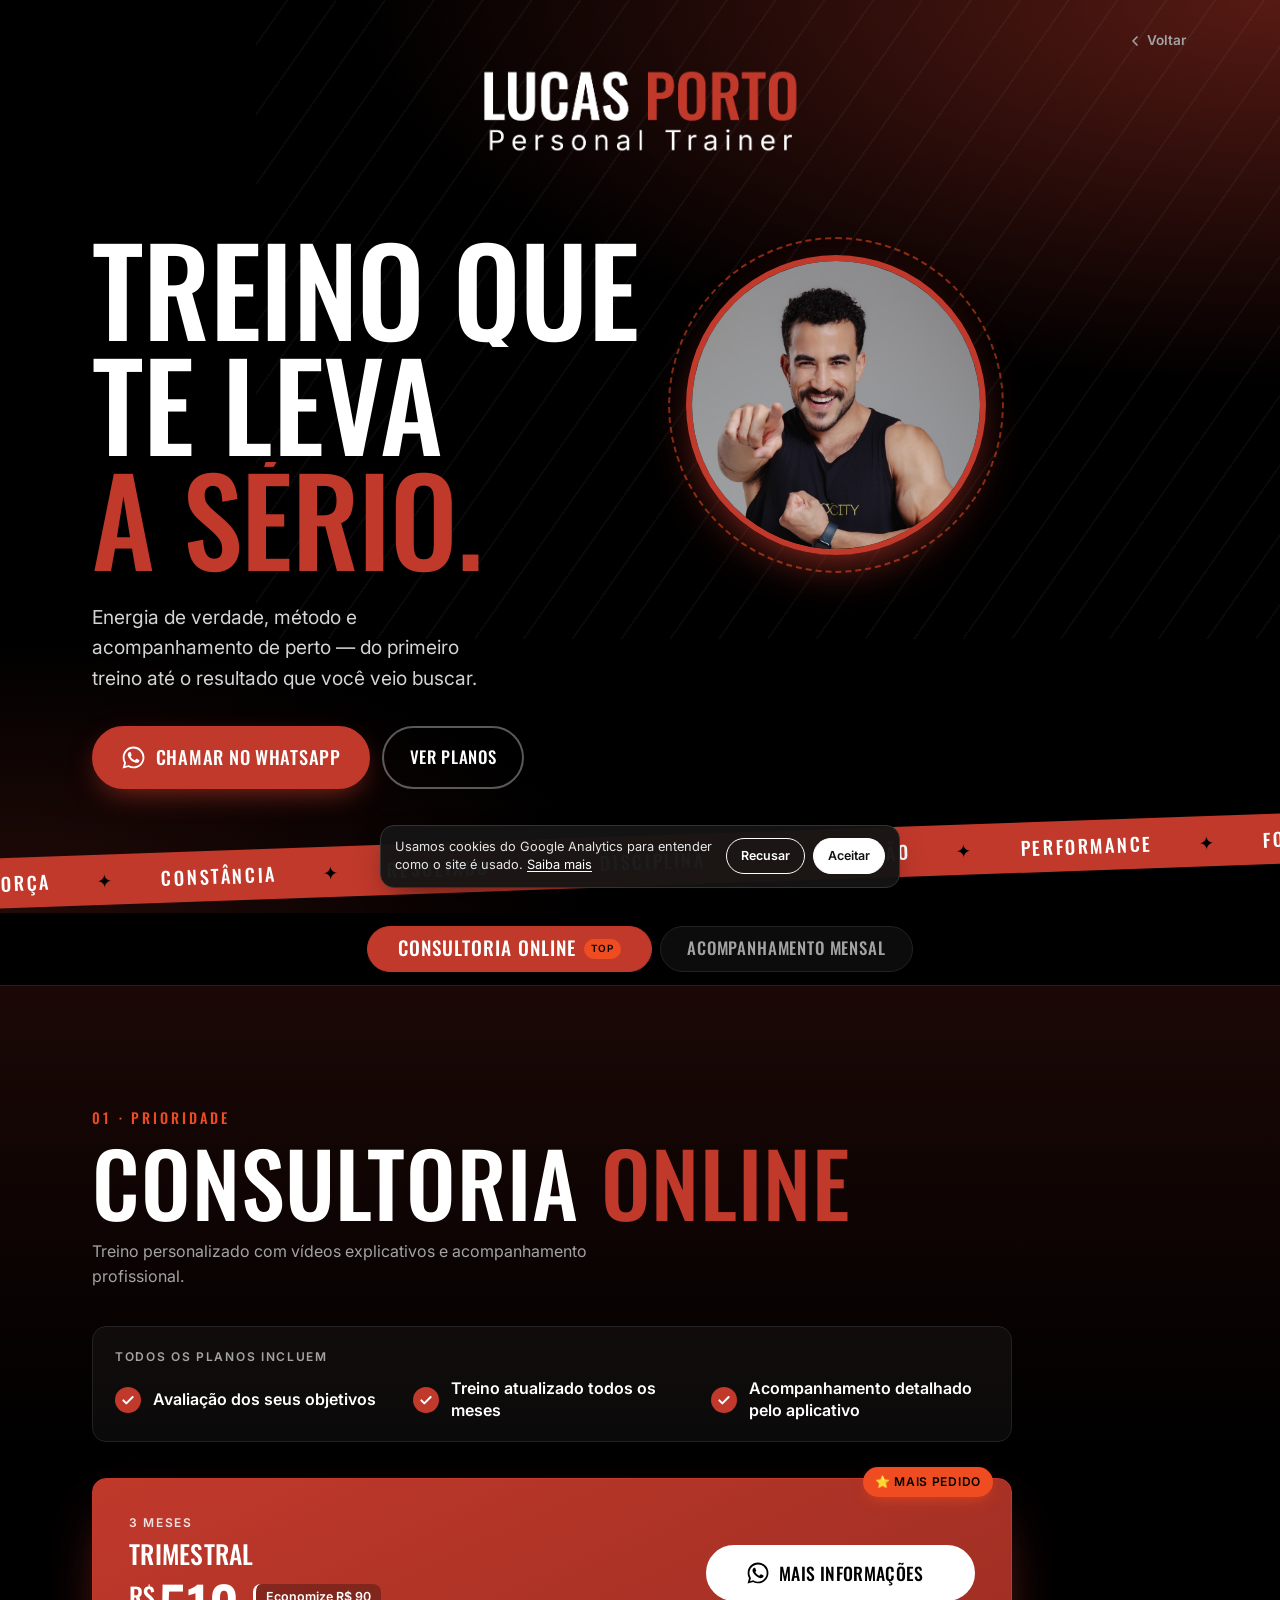
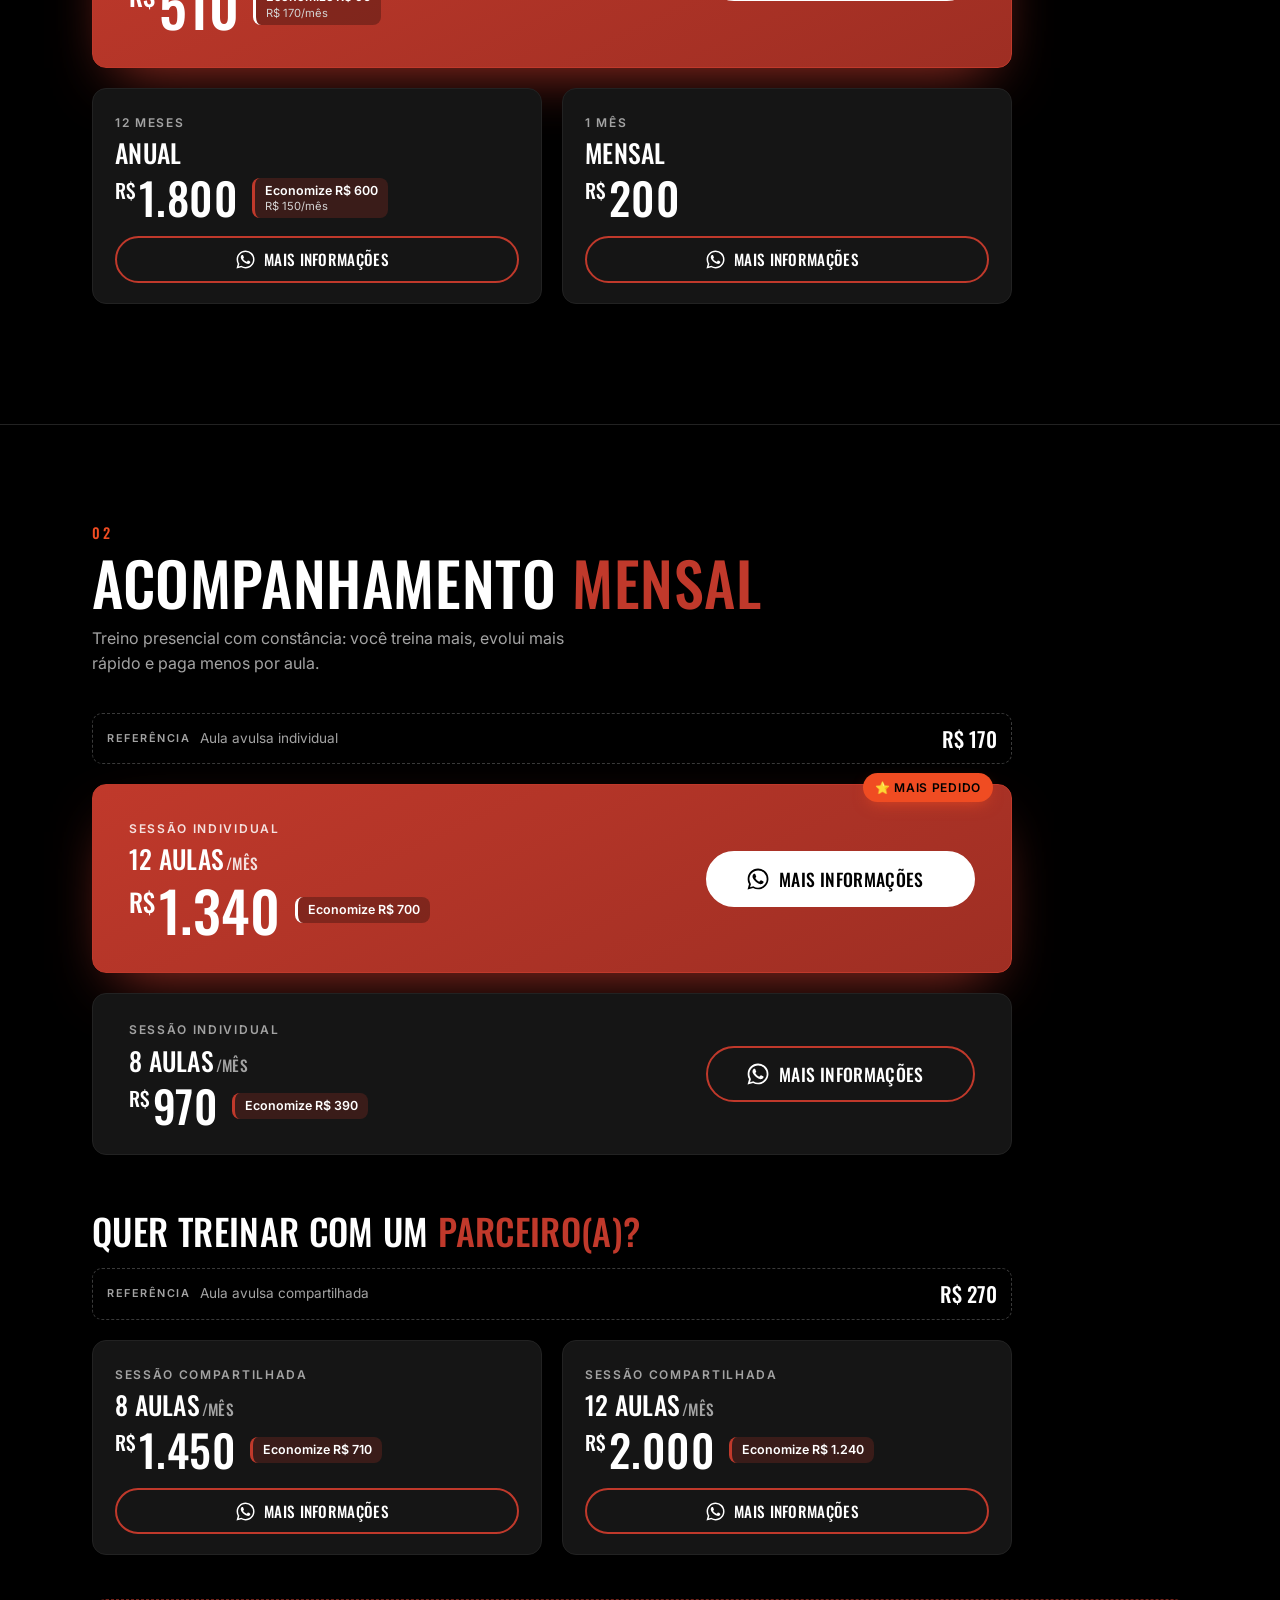
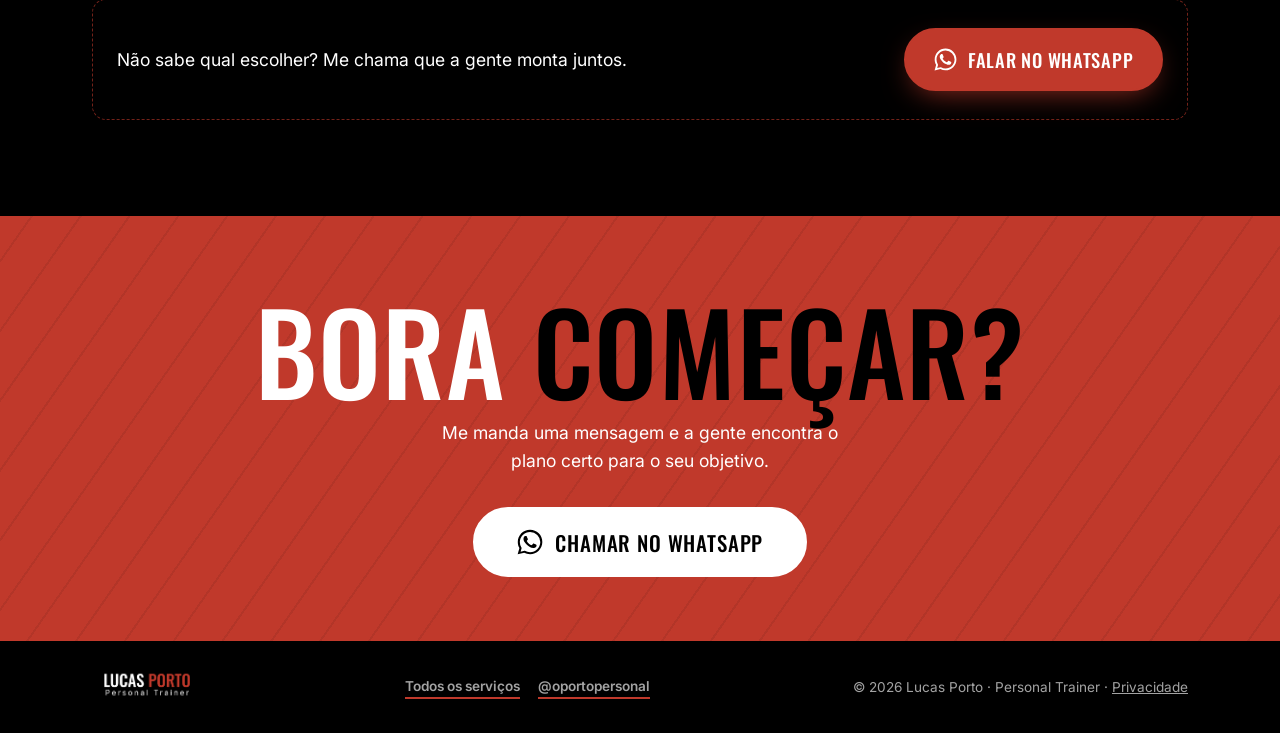
<file: index.html>
<!DOCTYPE html>
<html lang="pt-BR">
<head>
  <meta charset="UTF-8">
  <meta name="viewport" content="width=device-width, initial-scale=1">
  <title>Lucas Porto · Personal Trainer</title>
  <meta name="description" content="Lucas Porto, personal trainer. Consultoria online e acompanhamento mensal presencial. Fale no WhatsApp.">
  <meta name="theme-color" content="#000000">

  <meta property="og:title" content="Lucas Porto · Personal Trainer">
  <meta property="og:description" content="Treino que te leva a sério. Consultoria online e acompanhamento mensal.">
  <meta property="og:type" content="website">

  <link rel="preconnect" href="https://fonts.googleapis.com">
  <link rel="preconnect" href="https://fonts.gstatic.com" crossorigin>
  <link href="https://fonts.googleapis.com/css2?family=Inter:wght@400;600&family=Oswald:wght@500;600&display=swap" rel="stylesheet">

  <!-- ?v=: aumente a cada alteração no CSS/JS para o navegador não usar a versão em cache -->
  <link rel="stylesheet" href="style.css?v=8">
</head>
<body>
  <a class="skip-link" href="#consultoria-online">Pular para os planos</a>

  <!-- ============ HERO ============ -->
  <header class="hero" id="topo">
    <div class="hero__stripes" aria-hidden="true"></div>

    <div class="hero__inner container">
      <a class="back" href="bio/">
        <svg aria-hidden="true" viewBox="0 0 24 24" fill="none" stroke="currentColor" stroke-width="2.5" stroke-linecap="round" stroke-linejoin="round"><path d="M15 6l-6 6 6 6"/></svg>
        Voltar
      </a>
      <img class="logo-img" src="assets/logo.svg?v=2" alt="Lucas Porto · Personal Trainer" width="1815" height="724">

      <div class="hero__body">
        <div class="hero__row">
          <h1 class="hero__title">
            <span class="line"><span>Treino que</span></span>
            <span class="line"><span>te leva</span></span>
            <span class="line"><span class="accent">a sério.</span></span>
          </h1>

          <figure class="hero__photo">
            <img src="assets/lucas_personal_avatar.jpg?v=2" alt="Lucas Porto, personal trainer" width="800" height="800" fetchpriority="high">
          </figure>
        </div>

        <p class="hero__lead">
          Energia de verdade, método e acompanhamento de perto — do primeiro treino até o resultado que você veio buscar.
        </p>

        <div class="hero__actions">
          <a class="btn btn--primary btn--lg js-wa" data-section="hero" href="https://instagram.com/oportopersonal" target="_blank" rel="noopener">
            <svg class="btn__icon" aria-hidden="true" viewBox="0 0 24 24"><use href="#i-whatsapp"/></svg>
            Chamar no WhatsApp
          </a>
          <a class="btn btn--ghost" href="#consultoria-online">Ver planos</a>
        </div>
      </div>
    </div>

    <div class="ticker" aria-hidden="true">
      <div class="ticker__track">
        <span>Força</span><span>Constância</span><span>Resultado</span><span>Disciplina</span><span>Evolução</span><span>Performance</span>
        <span>Força</span><span>Constância</span><span>Resultado</span><span>Disciplina</span><span>Evolução</span><span>Performance</span>
      </div>
    </div>
  </header>

  <!-- ============ NAV DE CATEGORIAS ============ -->
  <nav class="tabs" aria-label="Categorias de planos">
    <div class="tabs__inner container">
      <a class="tab tab--main is-active" href="#consultoria-online" data-target="consultoria-online">
        Consultoria Online <span class="tab__badge">Top</span>
      </a>
      <a class="tab" href="#planos-mensais" data-target="planos-mensais">Acompanhamento mensal</a>
    </div>
  </nav>

  <main>
    <!-- ============ CONSULTORIA ONLINE (prioridade) ============ -->
    <section class="section section--main" id="consultoria-online" data-section="consultoria_online" aria-labelledby="t-online">
      <div class="container">
        <div class="section__head reveal">
          <p class="kicker">01 · Prioridade</p>
          <h2 class="section__title section__title--xl" id="t-online">Consultoria <span class="accent">Online</span></h2>
          <p class="section__lead">Treino personalizado com vídeos explicativos e acompanhamento profissional.</p>
        </div>

        <div class="features reveal">
          <p class="features__title">Todos os planos incluem</p>
          <ul class="features__list" role="list">
            <li><svg aria-hidden="true" viewBox="0 0 24 24"><use href="#i-check"/></svg>Avaliação dos seus objetivos</li>
            <li><svg aria-hidden="true" viewBox="0 0 24 24"><use href="#i-check"/></svg>Treino atualizado todos os meses</li>
            <li><svg aria-hidden="true" viewBox="0 0 24 24"><use href="#i-check"/></svg>Acompanhamento detalhado pelo aplicativo</li>
          </ul>
        </div>

        <!-- data-plan: nome do plano que vai na mensagem do WhatsApp -->
        <ul class="plans" role="list">
          <li class="plan plan--featured reveal">
            <span class="plan__badge">⭐ Mais pedido</span>
            <p class="plan__type">3 meses</p>
            <h3 class="plan__name">Trimestral</h3>
            <div class="plan__row">
              <p class="plan__price"><span class="cur">R$</span>510</p>
              <p class="plan__save">Economize R$ 90 <span>R$ 170/mês</span></p>
            </div>
            <a class="btn btn--light plan__cta js-wa" data-plan="Consultoria Online – Trimestral (R$ 510)" href="https://instagram.com/oportopersonal" target="_blank" rel="noopener">
              <svg class="btn__icon" aria-hidden="true" viewBox="0 0 24 24"><use href="#i-whatsapp"/></svg>
              Mais informações<span class="sr-only">: Consultoria Online – Trimestral (R$ 510)</span>
            </a>
          </li>

          <li class="plan reveal">
            <p class="plan__type">12 meses</p>
            <h3 class="plan__name">Anual</h3>
            <div class="plan__row">
              <p class="plan__price"><span class="cur">R$</span>1.800</p>
              <p class="plan__save">Economize R$ 600 <span>R$ 150/mês</span></p>
            </div>
            <a class="btn btn--outline plan__cta js-wa" data-plan="Consultoria Online – Anual (R$ 1.800)" href="https://instagram.com/oportopersonal" target="_blank" rel="noopener">
              <svg class="btn__icon" aria-hidden="true" viewBox="0 0 24 24"><use href="#i-whatsapp"/></svg>
              Mais informações<span class="sr-only">: Consultoria Online – Anual (R$ 1.800)</span>
            </a>
          </li>

          <li class="plan reveal">
            <p class="plan__type">1 mês</p>
            <h3 class="plan__name">Mensal</h3>
            <div class="plan__row">
              <p class="plan__price"><span class="cur">R$</span>200</p>
            </div>
            <a class="btn btn--outline plan__cta js-wa" data-plan="Consultoria Online – Mensal (R$ 200)" href="https://instagram.com/oportopersonal" target="_blank" rel="noopener">
              <svg class="btn__icon" aria-hidden="true" viewBox="0 0 24 24"><use href="#i-whatsapp"/></svg>
              Mais informações<span class="sr-only">: Consultoria Online – Mensal (R$ 200)</span>
            </a>
          </li>
        </ul>
      </div>
    </section>

    <!-- ============ ACOMPANHAMENTO MENSAL ============ -->
    <section class="section" id="planos-mensais" data-section="planos_mensais" aria-labelledby="t-mensais">
      <div class="container">
        <div class="section__head reveal">
          <p class="kicker">02</p>
          <h2 class="section__title" id="t-mensais">Acompanhamento <span class="accent">mensal</span></h2>
          <p class="section__lead">Treino presencial com constância: você treina mais, evolui mais rápido e paga menos por aula.</p>
        </div>

        <!-- faixa só informativa: base de cálculo da economia -->
        <p class="ref reveal"><span class="ref__label">Referência</span> <span class="ref__text">Aula avulsa individual</span> <strong class="ref__price">R$ 170</strong></p>

        <ul class="plans" role="list">
          <li class="plan plan--featured reveal">
            <span class="plan__badge">⭐ Mais pedido</span>
            <p class="plan__type">Sessão Individual</p>
            <h3 class="plan__name">12 aulas<small>/mês</small></h3>
            <div class="plan__row">
              <p class="plan__price"><span class="cur">R$</span>1.340</p>
              <p class="plan__save">Economize R$ 700</p>
            </div>
            <a class="btn btn--light plan__cta js-wa" data-plan="Sessão Individual – 12 aulas/mês (R$ 1.340)" href="https://instagram.com/oportopersonal" target="_blank" rel="noopener">
              <svg class="btn__icon" aria-hidden="true" viewBox="0 0 24 24"><use href="#i-whatsapp"/></svg>
              Mais informações<span class="sr-only">: Sessão Individual – 12 aulas/mês (R$ 1.340)</span>
            </a>
          </li>

          <li class="plan plan--wide reveal">
            <p class="plan__type">Sessão Individual</p>
            <h3 class="plan__name">8 aulas<small>/mês</small></h3>
            <div class="plan__row">
              <p class="plan__price"><span class="cur">R$</span>970</p>
              <p class="plan__save">Economize R$ 390</p>
            </div>
            <a class="btn btn--outline plan__cta js-wa" data-plan="Sessão Individual – 8 aulas/mês (R$ 970)" href="https://instagram.com/oportopersonal" target="_blank" rel="noopener">
              <svg class="btn__icon" aria-hidden="true" viewBox="0 0 24 24"><use href="#i-whatsapp"/></svg>
              Mais informações<span class="sr-only">: Sessão Individual – 8 aulas/mês (R$ 970)</span>
            </a>
          </li>
        </ul>

        <h3 class="plans__subtitle reveal">Quer treinar com um <span class="accent">parceiro(a)?</span></h3>

        <p class="ref reveal"><span class="ref__label">Referência</span> <span class="ref__text">Aula avulsa compartilhada</span> <strong class="ref__price">R$ 270</strong></p>

        <ul class="plans" role="list">
          <li class="plan reveal">
            <p class="plan__type">Sessão Compartilhada</p>
            <h3 class="plan__name">8 aulas<small>/mês</small></h3>
            <div class="plan__row">
              <p class="plan__price"><span class="cur">R$</span>1.450</p>
              <p class="plan__save">Economize R$ 710</p>
            </div>
            <a class="btn btn--outline plan__cta js-wa" data-plan="Sessão Compartilhada – 8 aulas/mês (R$ 1.450)" href="https://instagram.com/oportopersonal" target="_blank" rel="noopener">
              <svg class="btn__icon" aria-hidden="true" viewBox="0 0 24 24"><use href="#i-whatsapp"/></svg>
              Mais informações<span class="sr-only">: Sessão Compartilhada – 8 aulas/mês (R$ 1.450)</span>
            </a>
          </li>

          <li class="plan reveal">
            <p class="plan__type">Sessão Compartilhada</p>
            <h3 class="plan__name">12 aulas<small>/mês</small></h3>
            <div class="plan__row">
              <p class="plan__price"><span class="cur">R$</span>2.000</p>
              <p class="plan__save">Economize R$ 1.240</p>
            </div>
            <a class="btn btn--outline plan__cta js-wa" data-plan="Sessão Compartilhada – 12 aulas/mês (R$ 2.000)" href="https://instagram.com/oportopersonal" target="_blank" rel="noopener">
              <svg class="btn__icon" aria-hidden="true" viewBox="0 0 24 24"><use href="#i-whatsapp"/></svg>
              Mais informações<span class="sr-only">: Sessão Compartilhada – 12 aulas/mês (R$ 2.000)</span>
            </a>
          </li>
        </ul>

        <div class="section__cta reveal">
          <p>Não sabe qual escolher? Me chama que a gente monta juntos.</p>
          <a class="btn btn--primary btn--lg js-wa" href="https://instagram.com/oportopersonal" target="_blank" rel="noopener">
            <svg class="btn__icon" aria-hidden="true" viewBox="0 0 24 24"><use href="#i-whatsapp"/></svg>
            Falar no WhatsApp
          </a>
        </div>
      </div>
    </section>
  </main>

  <!-- ============ CTA FINAL / RODAPÉ ============ -->
  <footer class="final" id="contato" data-section="contato">
    <div class="container final__inner reveal">
      <h2 class="final__title">Bora <span class="accent-alt">começar?</span></h2>
      <p class="final__lead">Me manda uma mensagem e a gente encontra o plano certo para o seu objetivo.</p>
      <a class="btn btn--light btn--xl js-wa" href="https://instagram.com/oportopersonal" target="_blank" rel="noopener">
        <svg class="btn__icon" aria-hidden="true" viewBox="0 0 24 24"><use href="#i-whatsapp"/></svg>
        Chamar no WhatsApp
      </a>
    </div>
    <div class="final__bottom">
      <div class="container">
        <img class="logo-img logo-img--sm" src="assets/logo.svg?v=2" alt="Lucas Porto · Personal Trainer" width="1815" height="724" loading="lazy">
        <nav class="footer__links" aria-label="Mais links">
          <a href="bio/">Todos os serviços</a>
          <a href="https://instagram.com/oportopersonal" target="_blank" rel="noopener">@oportopersonal</a>
        </nav>
        <p>© <span id="year">2026</span> Lucas Porto · Personal Trainer · <a href="privacidade/">Privacidade</a></p>
      </div>
    </div>
  </footer>

  <!-- Botão flutuante de WhatsApp (aparece após rolar o hero) -->
  <a class="fab js-wa" data-section="botao_flutuante" href="https://instagram.com/oportopersonal" target="_blank" rel="noopener" aria-label="Falar no WhatsApp">
    <svg aria-hidden="true" viewBox="0 0 24 24"><use href="#i-whatsapp"/></svg>
  </a>

  <!-- Ícones -->
  <svg width="0" height="0" style="position:absolute" aria-hidden="true">
    <symbol id="i-whatsapp" viewBox="0 0 24 24"><path fill="currentColor" d="M17.47 14.38c-.3-.15-1.76-.87-2.03-.97-.27-.1-.47-.15-.67.15-.2.3-.77.97-.94 1.17-.17.2-.35.22-.64.07-.3-.15-1.26-.46-2.4-1.48-.89-.79-1.49-1.77-1.66-2.07-.17-.3-.02-.46.13-.61.13-.13.3-.35.45-.52.15-.17.2-.3.3-.5.1-.2.05-.37-.03-.52-.07-.15-.67-1.62-.92-2.22-.24-.58-.49-.5-.67-.51h-.57c-.2 0-.52.07-.79.37-.27.3-1.04 1.02-1.04 2.48s1.07 2.88 1.21 3.08c.15.2 2.1 3.2 5.08 4.49.71.31 1.26.49 1.7.63.71.23 1.36.2 1.87.12.57-.08 1.76-.72 2-1.41.25-.7.25-1.29.17-1.41-.07-.13-.27-.2-.57-.35M12.05 21.5h-.01a9.4 9.4 0 0 1-4.8-1.31l-.34-.2-3.56.93.95-3.47-.22-.36a9.39 9.39 0 0 1-1.44-5.01c0-5.19 4.23-9.41 9.43-9.41a9.36 9.36 0 0 1 6.66 2.76 9.35 9.35 0 0 1 2.76 6.66c0 5.2-4.23 9.42-9.43 9.42M20.07 3.9A11.3 11.3 0 0 0 12.05.58C5.8.58.72 5.66.72 11.9c0 2 .52 3.95 1.52 5.66L.62 23.42l6-1.57a11.3 11.3 0 0 0 5.42 1.38h.01c6.24 0 11.33-5.08 11.33-11.33 0-3.02-1.18-5.87-3.31-8"/></symbol>
    <symbol id="i-check" viewBox="0 0 24 24"><path fill="none" stroke="currentColor" stroke-width="3" stroke-linecap="round" stroke-linejoin="round" d="M5 12.5l4.5 4.5L19 7.5"/></symbol>
    <symbol id="i-instagram" viewBox="0 0 24 24"><path fill="none" stroke="currentColor" stroke-width="2" stroke-linecap="round" d="M7 2h10a5 5 0 0 1 5 5v10a5 5 0 0 1-5 5H7a5 5 0 0 1-5-5V7a5 5 0 0 1 5-5Zm9 9.37A4 4 0 1 1 12.63 8 4 4 0 0 1 16 11.37ZM17.5 6.5h.01"/></symbol>
  </svg>

  <script src="script.js?v=4" defer></script>
  <script src="assets/wa.js?v=1" defer></script>
  <script src="assets/track.js?v=1" defer></script>
  <script src="assets/consent.js?v=3" data-privacy="privacidade/" defer></script>
</body>
</html>
</file>
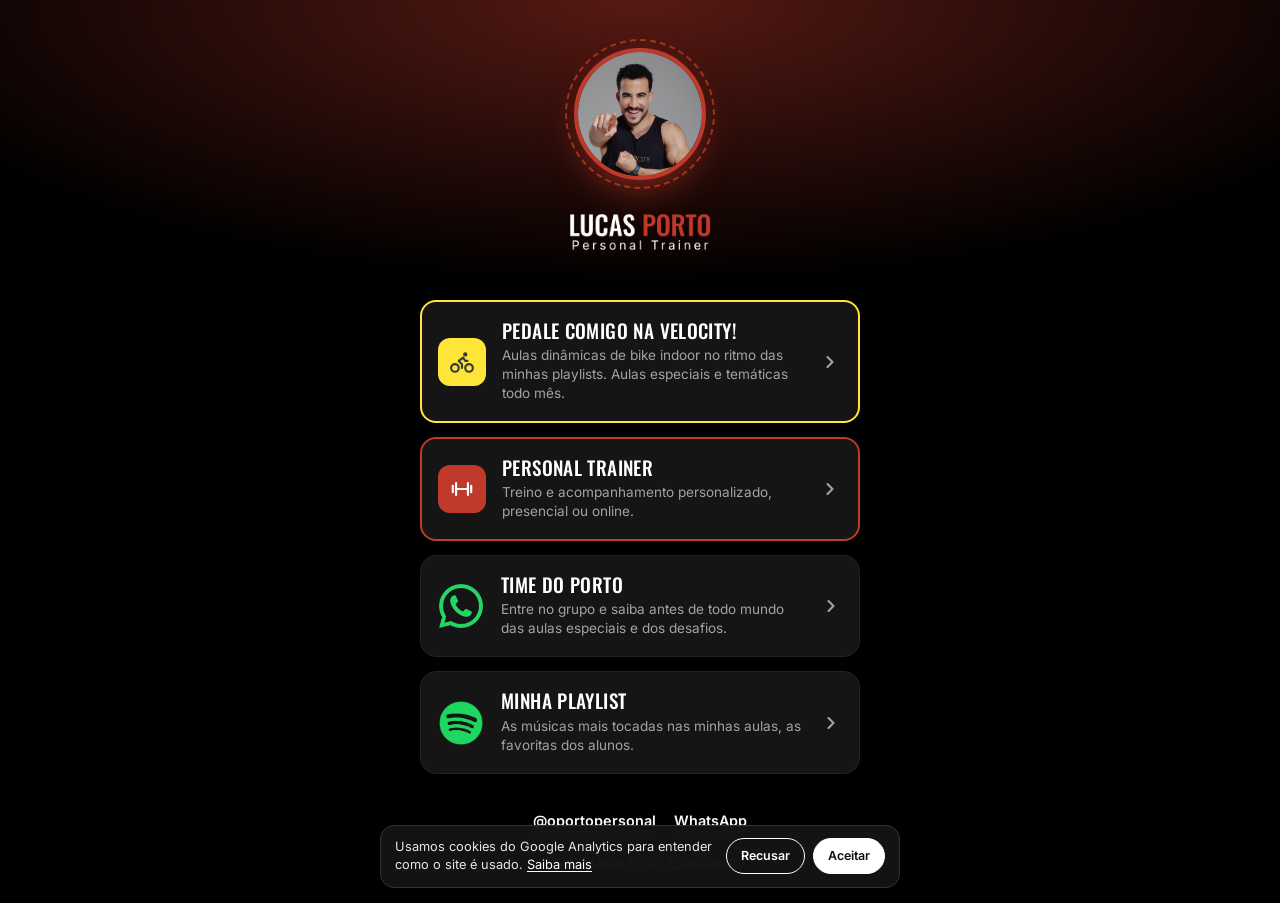
<file: bio/index.html>
<!DOCTYPE html>
<html lang="pt-BR">
<head>
  <meta charset="UTF-8">
  <meta name="viewport" content="width=device-width, initial-scale=1">
  <title>Lucas Porto · Links</title>
  <meta name="description" content="Lucas Porto, personal trainer e professor de bike indoor na Velocity. Links para aulas e playlist.">
  <meta name="theme-color" content="#000000">

  <link rel="preconnect" href="https://fonts.googleapis.com">
  <link rel="preconnect" href="https://fonts.gstatic.com" crossorigin>
  <link href="https://fonts.googleapis.com/css2?family=Inter:wght@400;600&family=Oswald:wght@500&display=swap" rel="stylesheet">

  <!-- ?v=: aumente a cada alteração no CSS/imagens para o navegador não usar a versão em cache -->
  <link rel="stylesheet" href="../assets/links.css?v=10">
</head>
<body>
  <main class="page">
    <figure class="avatar">
      <img src="../assets/lucas_personal_avatar.jpg?v=2" alt="Lucas Porto" width="800" height="800">
    </figure>
    <img class="logo" src="../assets/logo.svg?v=2" alt="Lucas Porto · Personal Trainer" width="1815" height="724">

    <ul class="links" role="list">
      <li>
        <a class="link link--velocity" href="../velocity/" data-link-name="velocity">
          <span class="link__icon" aria-hidden="true">
            <svg viewBox="0 0 24 24" fill="none" stroke="currentColor" stroke-width="2" stroke-linecap="round" stroke-linejoin="round"><circle cx="5.5" cy="17.5" r="3.5"/><circle cx="18.5" cy="17.5" r="3.5"/><path d="M15 6a1 1 0 1 0 0-2 1 1 0 0 0 0 2zM12 17.5V14l-3-3 4-3 2 3h2"/></svg>
          </span>
          <span class="link__body">
            <span class="link__title">Pedale comigo na Velocity!</span>
            <span class="link__desc">Aulas dinâmicas de bike indoor no ritmo das minhas playlists. Aulas especiais e temáticas todo mês.</span>
          </span>
          <svg class="link__arrow" aria-hidden="true" viewBox="0 0 24 24" fill="none" stroke="currentColor" stroke-width="2.5" stroke-linecap="round" stroke-linejoin="round"><path d="M9 6l6 6-6 6"/></svg>
        </a>
      </li>
      <li>
        <a class="link link--personal" href="../" data-link-name="site">
          <span class="link__icon" aria-hidden="true">
            <svg viewBox="0 0 24 24" fill="none" stroke="currentColor" stroke-width="2" stroke-linecap="round" stroke-linejoin="round"><path d="M6.5 6.5v11M17.5 6.5v11M3.5 9v6M20.5 9v6M6.5 12h11"/></svg>
          </span>
          <span class="link__body">
            <span class="link__title">Personal Trainer</span>
            <span class="link__desc">Treino e acompanhamento personalizado, presencial ou online.</span>
          </span>
          <svg class="link__arrow" aria-hidden="true" viewBox="0 0 24 24" fill="none" stroke="currentColor" stroke-width="2.5" stroke-linecap="round" stroke-linejoin="round"><path d="M9 6l6 6-6 6"/></svg>
        </a>
      </li>
      <li>
        <a class="link" data-link-name="time_do_porto" data-section="time_do_porto" href="https://chat.whatsapp.com/D8VZ9RCraKYHn0KsHyFJtZ" target="_blank" rel="noopener">
          <span class="link__icon link__icon--img" aria-hidden="true">
            <img src="../assets/logo_whatsapp_web.png?v=1" alt="" width="48" height="48">
          </span>
          <span class="link__body">
            <span class="link__title">Time do Porto</span>
            <span class="link__desc">Entre no grupo e saiba antes de todo mundo das aulas especiais e dos desafios.</span>
          </span>
          <svg class="link__arrow" aria-hidden="true" viewBox="0 0 24 24" fill="none" stroke="currentColor" stroke-width="2.5" stroke-linecap="round" stroke-linejoin="round"><path d="M9 6l6 6-6 6"/></svg>
        </a>
      </li>
      <li>
        <a class="link" data-link-name="playlist" href="https://open.spotify.com/playlist/2BdKq4FAtgC0P8CTjF3Lct" target="_blank" rel="noopener">
          <span class="link__icon link__icon--img" aria-hidden="true">
            <img src="../assets/logo_spotify.png?v=1" alt="" width="48" height="48">
          </span>
          <span class="link__body">
            <span class="link__title">Minha Playlist</span>
            <span class="link__desc">As músicas mais tocadas nas minhas aulas, as favoritas dos alunos.</span>
          </span>
          <svg class="link__arrow" aria-hidden="true" viewBox="0 0 24 24" fill="none" stroke="currentColor" stroke-width="2.5" stroke-linecap="round" stroke-linejoin="round"><path d="M9 6l6 6-6 6"/></svg>
        </a>
      </li>
    </ul>

    <nav class="footer__links" aria-label="Mais links">
      <a href="https://instagram.com/oportopersonal" target="_blank" rel="noopener" data-link-name="instagram">@oportopersonal</a>
      <a class="js-wa" data-link-name="whatsapp" data-section="rodape" href="https://instagram.com/oportopersonal" target="_blank" rel="noopener">WhatsApp</a>
    </nav>

    <p class="copy">© 2026 Lucas Porto · <a href="../privacidade/" data-link-name="privacidade">Privacidade</a></p>
  </main>
  <script src="../assets/wa.js?v=1" defer></script>
  <script src="../assets/track.js?v=1" defer></script>
  <script src="../assets/consent.js?v=3" data-privacy="../privacidade/" defer></script>
</body>
</html>
</file>
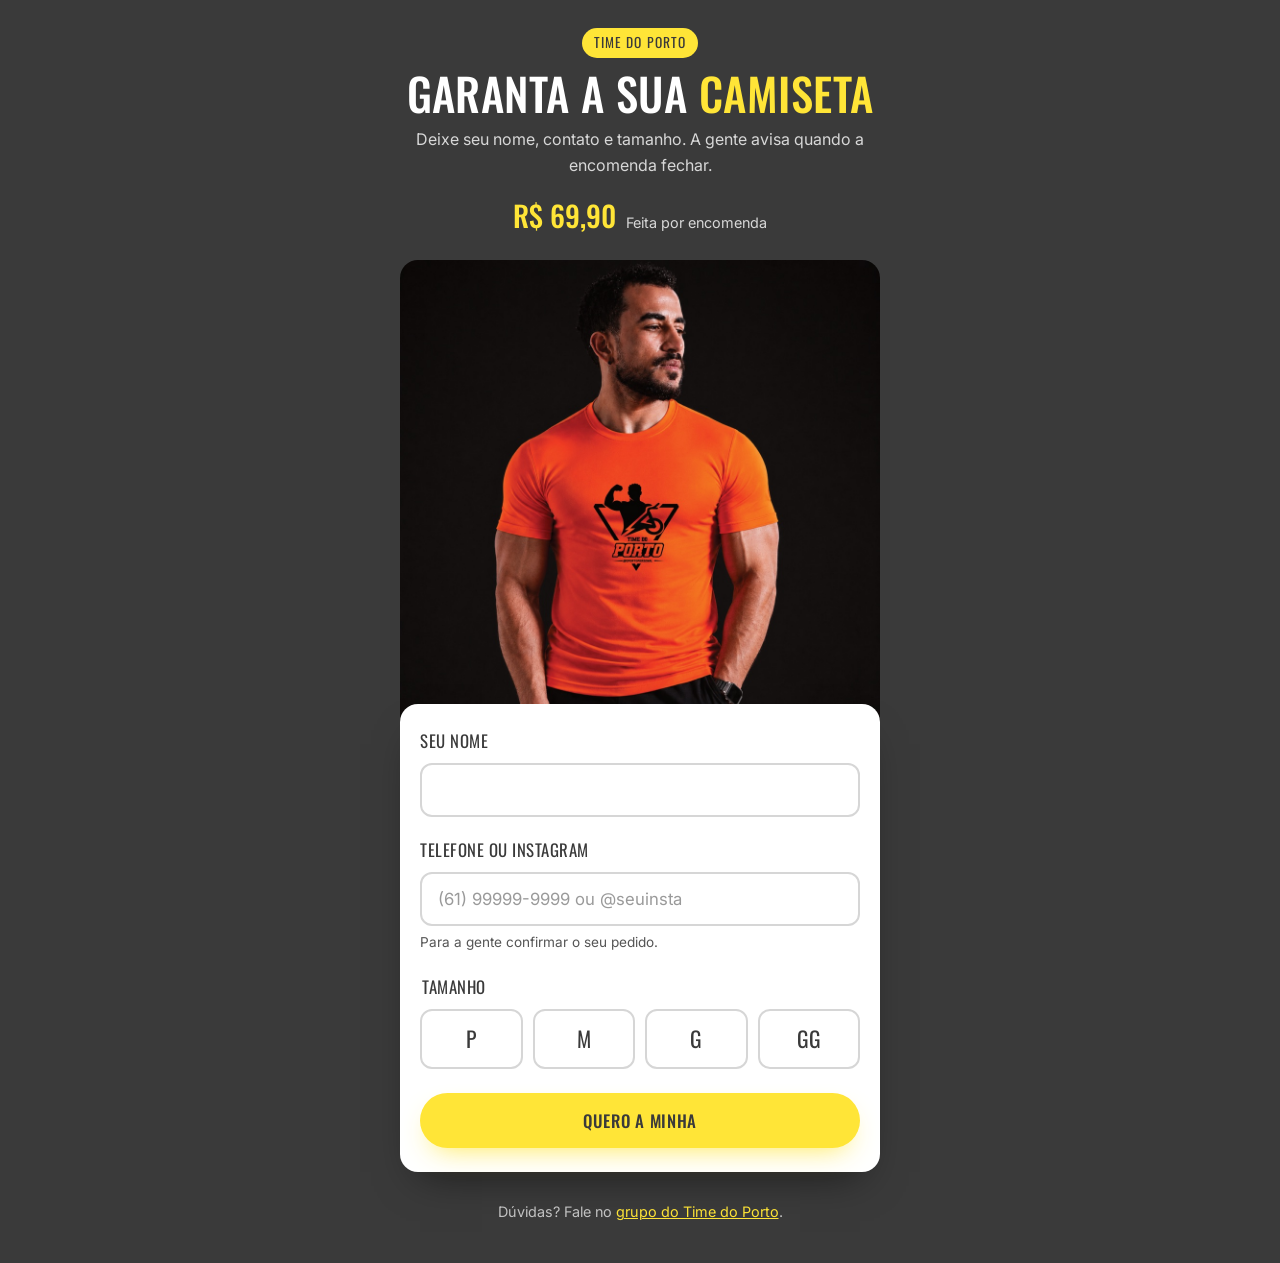
<file: camiseta/index.html>
<!DOCTYPE html>
<html lang="pt-BR">
<head>
  <meta charset="UTF-8">
  <meta name="viewport" content="width=device-width, initial-scale=1">
  <title>Camiseta do Time do Porto</title>
  <meta name="description" content="Garanta a camiseta do Time do Porto: deixe seu nome e tamanho.">
  <meta name="theme-color" content="#3A3A3A">
  <!-- Página temporária para a lista de interesse da camiseta -->
  <meta name="robots" content="noindex, nofollow">

  <link rel="preconnect" href="https://fonts.googleapis.com">
  <link rel="preconnect" href="https://fonts.gstatic.com" crossorigin>
  <link href="https://fonts.googleapis.com/css2?family=Inter:wght@400;600&family=Oswald:wght@500&display=swap" rel="stylesheet">

  <!-- ?v=: aumente a cada alteração no CSS/imagens para o navegador não usar a versão em cache -->
  <link rel="stylesheet" href="../assets/velocity.css?v=11">
  <style>
    body { background: var(--gray-dark); }

    .shirt {
      max-width: 520px;
      margin-inline: auto;
      padding: 28px 20px 40px;
      color: var(--white);
    }
    .shirt__head { text-align: center; }
    .shirt__kicker {
      display: inline-block;
      padding: .3em .9em;
      border-radius: 999px;
      background: var(--yellow);
      color: var(--gray-dark);
      font-family: var(--font-head);
      font-size: .85rem;
      letter-spacing: .08em;
      text-transform: uppercase;
    }
    .shirt__title {
      margin-top: 12px;
      font-size: clamp(2rem, 9vw, 2.8rem);
      line-height: 1.05;
    }
    .shirt__title span { color: var(--yellow); }
    .shirt__lead { margin-top: 10px; color: rgba(255, 255, 255, .8); }
    .shirt__price {
      display: inline-flex;
      align-items: baseline;
      gap: 10px;
      margin-top: 14px;
    }
    .shirt__price strong {
      font-family: var(--font-head);
      font-weight: 500;
      font-size: 1.8rem;
      color: var(--yellow);
    }
    .shirt__price span {
      font-size: .9rem;
      color: rgba(255, 255, 255, .8);
    }

    .shirt__photo {
      margin: 22px auto 0;
      border-radius: var(--radius);
      overflow: hidden;
      background: #000;
    }
    .shirt__photo img { width: 100%; height: auto; aspect-ratio: 1 / 1; object-fit: cover; }

    .card {
      margin-top: -36px;
      position: relative;
      padding: 24px 20px;
      border-radius: var(--radius);
      background: var(--white);
      color: var(--gray-dark);
      box-shadow: 0 20px 40px -20px rgba(0, 0, 0, .6);
    }

    .field + .field { margin-top: 20px; }
    .field__label {
      display: block;
      margin-bottom: 8px;
      font-family: var(--font-head);
      font-size: 1.05rem;
      text-transform: uppercase;
      letter-spacing: .03em;
    }
    .field input[type="text"] {
      width: 100%;
      min-height: 54px;
      padding: 0 16px;
      border: 2px solid #D6D6D6;
      border-radius: 12px;
      font: inherit;
      font-size: 1.05rem; /* >= 16px evita zoom no iPhone */
      color: var(--gray-dark);
      background: var(--white);
    }
    .field input[type="text"]:focus { outline: none; border-color: var(--gray-dark); }
    .field input::placeholder { color: #9A9A9A; }
    .field__hint { margin-top: 6px; font-size: .85rem; color: var(--gray); }

    fieldset { margin: 0; padding: 0; border: 0; min-width: 0; }

    .sizes {
      display: grid;
      grid-template-columns: repeat(4, 1fr);
      gap: 10px;
    }
    .size input {
      position: absolute;
      opacity: 0;
      pointer-events: none;
    }
    .size span {
      display: grid;
      place-items: center;
      min-height: 60px;
      border: 2px solid #D6D6D6;
      border-radius: 12px;
      font-family: var(--font-head);
      font-size: 1.35rem;
      cursor: pointer;
      user-select: none;
      transition: background .15s, border-color .15s, transform .15s var(--ease);
    }
    .size span:hover { border-color: var(--gray); }
    .size input:checked + span {
      background: var(--yellow);
      border-color: var(--gray-dark);
      transform: scale(1.04);
    }
    .size input:focus-visible + span { outline: 3px solid var(--gray-dark); outline-offset: 3px; }

    .error {
      margin-top: 14px;
      color: #B3261E;
      font-size: .95rem;
    }

    .card .btn { width: 100%; margin-top: 24px; }
    .card .btn[disabled] { opacity: .6; cursor: progress; }

    .done { text-align: center; }
    .done:focus { outline: none; }
    .done__icon {
      display: grid;
      place-items: center;
      width: 64px;
      height: 64px;
      margin: 0 auto 12px;
      border-radius: 50%;
      background: var(--yellow);
    }
    .done h2 { font-size: 1.8rem; }
    .done p { margin-top: 8px; }
    .done .done__team { margin-top: 18px; font-size: .95rem; color: var(--gray); }
    .done .btn { width: 100%; margin-top: 14px; }

    .shirt__foot {
      margin-top: 28px;
      text-align: center;
      font-size: .9rem;
      color: rgba(255, 255, 255, .7);
    }
    .shirt__foot a { color: var(--yellow); }

    [hidden] { display: none !important; }
  </style>
</head>
<body>
  <main class="shirt">
    <header class="shirt__head">
      <span class="shirt__kicker">Time do Porto</span>
      <h1 class="shirt__title">Garanta a sua <span>camiseta</span></h1>
      <p class="shirt__lead">Deixe seu nome, contato e tamanho. A gente avisa quando a encomenda fechar.</p>
      <p class="shirt__price"><strong>R$ 69,90</strong><span>Feita por encomenda</span></p>
    </header>

    <figure class="shirt__photo">
      <img src="../assets/camiseta_time_do_porto_web.jpg?v=1" alt="Camiseta laranja do Time do Porto com o logo preto no peito" width="1000" height="1000">
    </figure>

    <div class="card">
      <form id="shirt-form" novalidate>
        <div class="field">
          <label class="field__label" for="nome">Seu nome</label>
          <input id="nome" name="nome" type="text" autocomplete="name" autocapitalize="words" maxlength="80" required>
        </div>

        <div class="field">
          <label class="field__label" for="contato">Telefone ou Instagram</label>
          <input id="contato" name="contato" type="text" autocomplete="tel" autocapitalize="off" autocorrect="off" spellcheck="false" maxlength="80" placeholder="(61) 99999-9999 ou @seuinsta" required>
          <p class="field__hint">Para a gente confirmar o seu pedido.</p>
        </div>

        <fieldset class="field">
          <legend class="field__label">Tamanho</legend>
          <div class="sizes">
            <label class="size"><input type="radio" name="tamanho" value="P" required><span>P</span></label>
            <label class="size"><input type="radio" name="tamanho" value="M"><span>M</span></label>
            <label class="size"><input type="radio" name="tamanho" value="G"><span>G</span></label>
            <label class="size"><input type="radio" name="tamanho" value="GG"><span>GG</span></label>
          </div>
        </fieldset>

        <p class="error" id="error" role="alert" hidden></p>

        <button class="btn btn--yellow" type="submit">Quero a minha</button>
      </form>

      <div class="done" id="done" hidden tabindex="-1">
        <div class="done__icon" aria-hidden="true">
          <svg width="32" height="32" viewBox="0 0 24 24" fill="none" stroke="#3A3A3A" stroke-width="3" stroke-linecap="round" stroke-linejoin="round"><path d="M5 12.5l4.5 4.5L19 7.5"/></svg>
        </div>
        <h2>Tá na lista!</h2>
        <p id="done-text"></p>
        <p class="done__team">Entre no grupo para fazer parte do Time do Porto e receber as novidades sobre a camiseta.</p>
        <a class="btn btn--yellow" href="https://chat.whatsapp.com/D8VZ9RCraKYHn0KsHyFJtZ" target="_blank" rel="noopener">Entrar no Time do Porto</a>
        <button class="btn btn--ghost" type="button" id="again">Pedir outra camiseta</button>
      </div>
    </div>

    <p class="shirt__foot">Dúvidas? Fale no <a href="https://chat.whatsapp.com/D8VZ9RCraKYHn0KsHyFJtZ" target="_blank" rel="noopener">grupo do Time do Porto</a>.</p>
  </main>

  <script>
    // Envia direto para o Google Form (respostas vão para a planilha ligada a ele).
    // Se as perguntas do formulário mudarem, os "entry." abaixo precisam ser atualizados.
    var FORM_ACTION = 'https://docs.google.com/forms/d/e/1FAIpQLScM81-o33qWkbEzTq4U3tXE_txCEuUHGCbXosBrNXEO7cMa0A/formResponse';
    var ENTRY_NOME = 'entry.831528242';
    var ENTRY_TAMANHO = 'entry.338442978';
    var ENTRY_CONTATO = 'entry.1313129550';

    var form = document.getElementById('shirt-form');
    var error = document.getElementById('error');
    var done = document.getElementById('done');
    var btn = form.querySelector('button[type="submit"]');

    function showError(msg, field) {
      error.textContent = msg;
      error.hidden = false;
      if (field) field.focus();
    }

    form.addEventListener('submit', function (e) {
      e.preventDefault();
      error.hidden = true;

      var nome = form.nome.value.trim();
      var contato = form.contato.value.trim();
      var size = form.querySelector('input[name="tamanho"]:checked');
      if (!nome) return showError('Escreva seu nome.', form.nome);
      if (!contato) return showError('Informe seu telefone ou Instagram.', form.contato);
      if (!size) return showError('Escolha o tamanho.', form.querySelector('input[name="tamanho"]'));

      var data = new URLSearchParams();
      data.append(ENTRY_NOME, nome);
      data.append(ENTRY_TAMANHO, size.value);
      data.append(ENTRY_CONTATO, contato);

      btn.disabled = true;
      btn.textContent = 'Enviando…';

      // no-cors: o Google não deixa ler a resposta, então só sabemos se a rede falhou.
      fetch(FORM_ACTION, { method: 'POST', mode: 'no-cors', body: data })
        .then(function () {
          document.getElementById('done-text').textContent = nome + ', tamanho ' + size.value + '.';
          form.hidden = true;
          done.hidden = false;
          done.focus();
        })
        .catch(function () {
          showError('Não foi possível enviar. Verifique a internet e tente de novo.');
        })
        .then(function () {
          btn.disabled = false;
          btn.textContent = 'Quero a minha';
        });
    });

    document.getElementById('again').addEventListener('click', function () {
      form.reset();
      done.hidden = true;
      form.hidden = false;
      form.nome.focus();
    });
  </script>
</body>
</html>
</file>
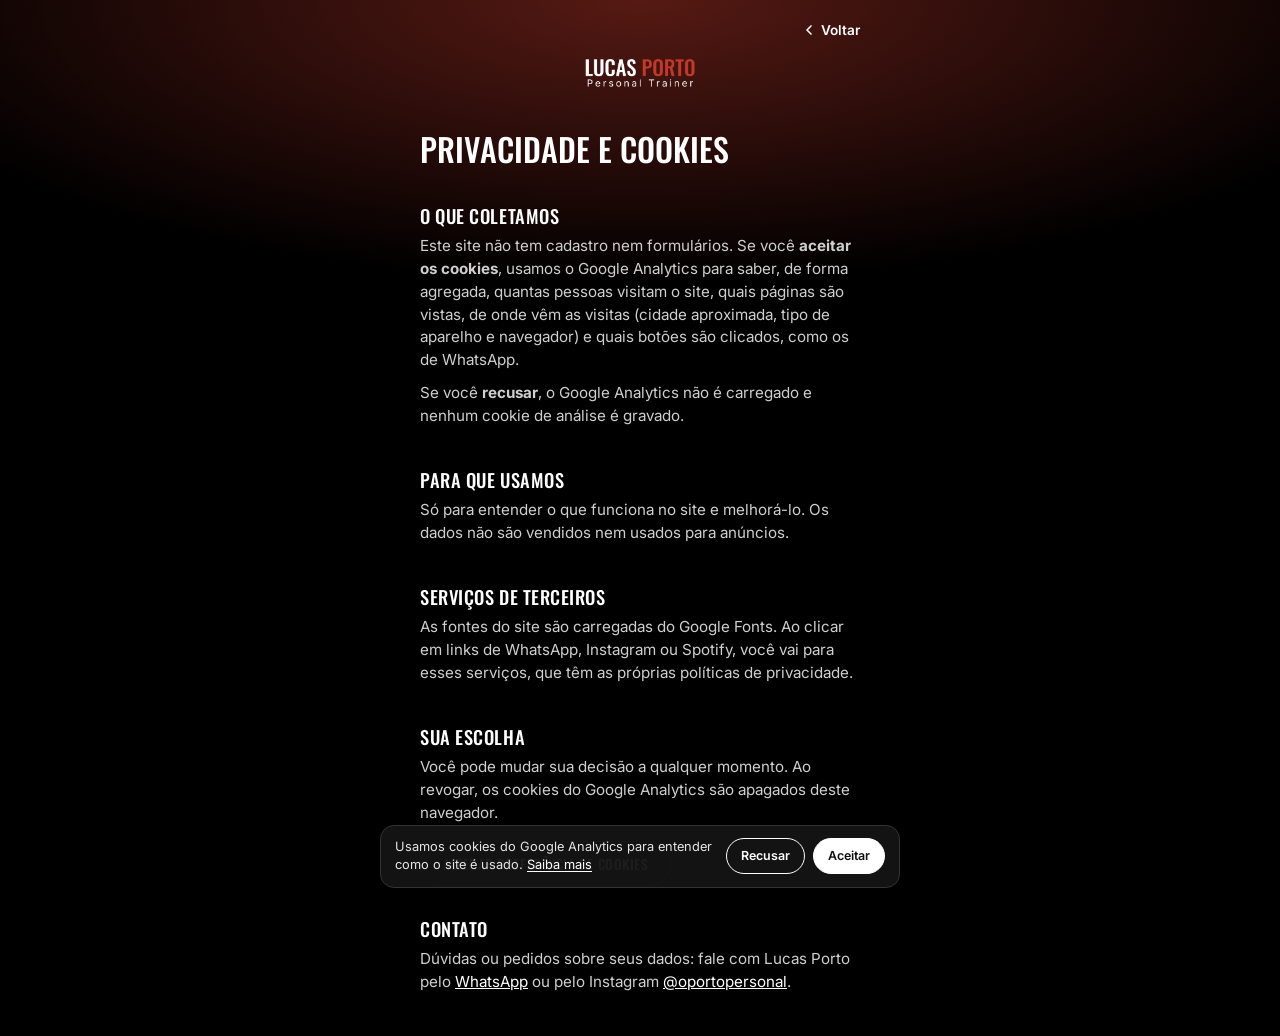
<file: privacidade/index.html>
<!DOCTYPE html>
<html lang="pt-BR">
<head>
  <meta charset="UTF-8">
  <meta name="viewport" content="width=device-width, initial-scale=1">
  <title>Privacidade · Lucas Porto</title>
  <meta name="description" content="Como o site de Lucas Porto usa cookies e dados de navegação.">
  <meta name="theme-color" content="#000000">

  <link rel="preconnect" href="https://fonts.googleapis.com">
  <link rel="preconnect" href="https://fonts.gstatic.com" crossorigin>
  <link href="https://fonts.googleapis.com/css2?family=Inter:wght@400;600&family=Oswald:wght@500&display=swap" rel="stylesheet">

  <link rel="stylesheet" href="../assets/links.css?v=10">
</head>
<body>
  <main class="page legal">
    <a class="legal__back" href="../bio/">
      <svg aria-hidden="true" width="16" height="16" viewBox="0 0 24 24" fill="none" stroke="currentColor" stroke-width="2.5" stroke-linecap="round" stroke-linejoin="round"><path d="M15 6l-6 6 6 6"/></svg>
      Voltar
    </a>
    <img class="logo" src="../assets/logo.svg?v=2" alt="Lucas Porto · Personal Trainer" width="1815" height="724">

    <h1>Privacidade e cookies</h1>

    <h2>O que coletamos</h2>
    <p>Este site não tem cadastro nem formulários. Se você <strong>aceitar os cookies</strong>, usamos o Google Analytics para saber, de forma agregada, quantas pessoas visitam o site, quais páginas são vistas, de onde vêm as visitas (cidade aproximada, tipo de aparelho e navegador) e quais botões são clicados, como os de WhatsApp.</p>
    <p>Se você <strong>recusar</strong>, o Google Analytics não é carregado e nenhum cookie de análise é gravado.</p>

    <h2>Para que usamos</h2>
    <p>Só para entender o que funciona no site e melhorá-lo. Os dados não são vendidos nem usados para anúncios.</p>

    <h2>Serviços de terceiros</h2>
    <p>As fontes do site são carregadas do Google Fonts. Ao clicar em links de WhatsApp, Instagram ou Spotify, você vai para esses serviços, que têm as próprias políticas de privacidade.</p>

    <h2>Sua escolha</h2>
    <p>Você pode mudar sua decisão a qualquer momento. Ao revogar, os cookies do Google Analytics são apagados deste navegador.</p>
    <button type="button" class="back legal__btn" onclick="window.lpConsent && window.lpConsent.reset()">Alterar preferência de cookies</button>

    <h2>Contato</h2>
    <p>Dúvidas ou pedidos sobre seus dados: fale com Lucas Porto pelo <a class="js-wa" data-section="contato" data-wa-text="" href="https://instagram.com/oportopersonal" target="_blank" rel="noopener">WhatsApp</a> ou pelo Instagram <a href="https://instagram.com/oportopersonal" target="_blank" rel="noopener">@oportopersonal</a>.</p>
  </main>

  <script src="../assets/wa.js?v=1" defer></script>
  <script src="../assets/track.js?v=1" defer></script>
  <script src="../assets/consent.js?v=3" data-privacy="./" defer></script>
</body>
</html>
</file>
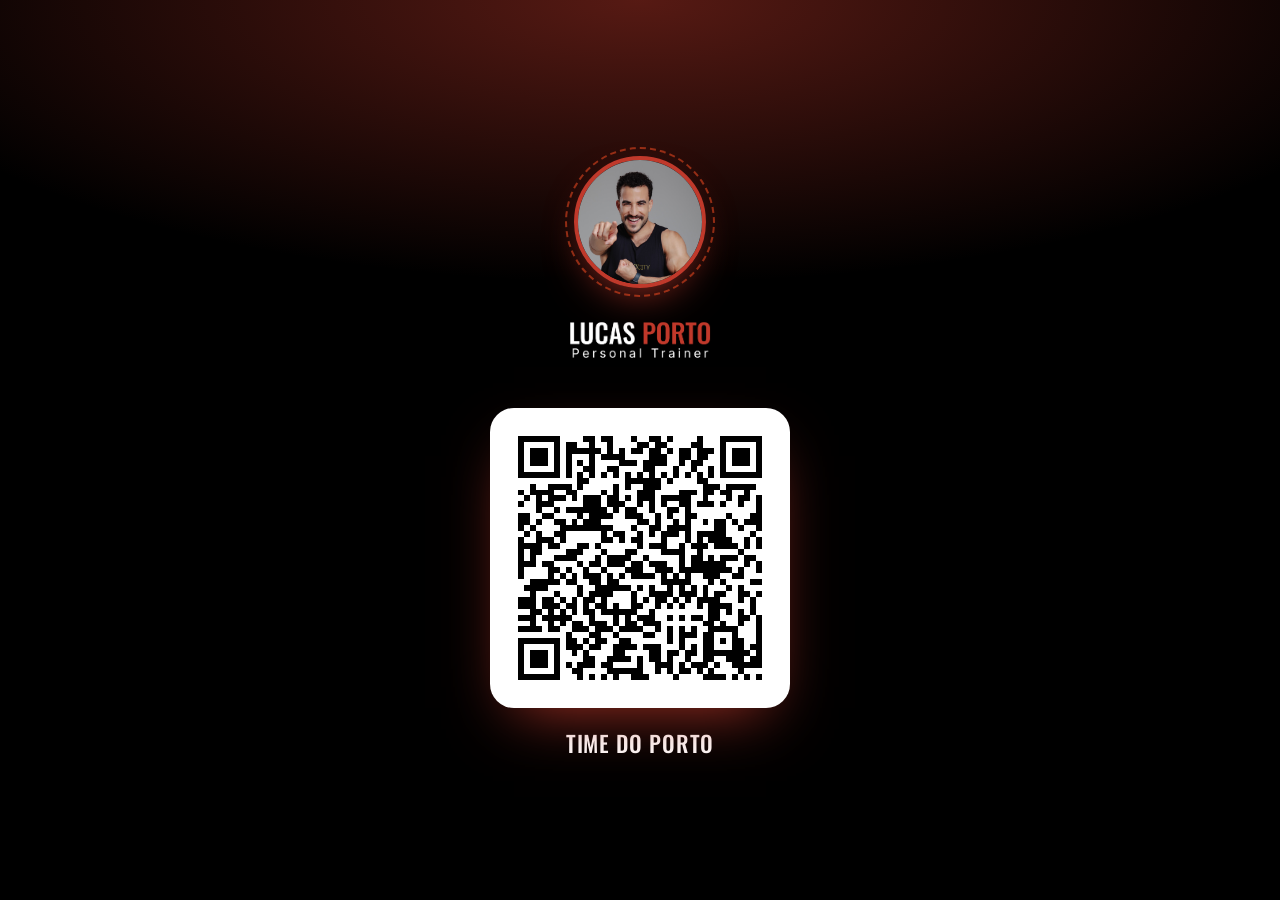
<file: qr/index.html>
<!DOCTYPE html>
<html lang="pt-BR">
<head>
  <meta charset="UTF-8">
  <meta name="viewport" content="width=device-width, initial-scale=1">
  <title>Time do Porto · QR Code</title>
  <meta name="description" content="QR Code para entrar no grupo do Time do Porto no WhatsApp.">
  <meta name="theme-color" content="#000000">
  <meta name="robots" content="noindex, nofollow">

  <link rel="preconnect" href="https://fonts.googleapis.com">
  <link rel="preconnect" href="https://fonts.gstatic.com" crossorigin>
  <link href="https://fonts.googleapis.com/css2?family=Inter:wght@400;600&family=Oswald:wght@500&display=swap" rel="stylesheet">

  <!-- ?v=: aumente a cada alteração no CSS/imagens para o navegador não usar a versão em cache -->
  <link rel="stylesheet" href="../assets/links.css?v=10">
</head>
<body>
  <main class="page page--center qr-page">
    <figure class="avatar">
      <img src="../assets/lucas_personal_avatar.jpg?v=2" alt="Lucas Porto" width="800" height="800">
    </figure>
    <img class="logo" src="../assets/logo.svg?v=2" alt="Lucas Porto · Personal Trainer" width="1815" height="724">

    <!-- QR Code gerado para https://chat.whatsapp.com/D8VZ9RCraKYHn0KsHyFJtZ (grupo do Time do Porto).
         Se o link do grupo mudar, gere um novo SVG e substitua assets/qr_time_do_porto.svg -->
    <a class="qr" href="https://chat.whatsapp.com/D8VZ9RCraKYHn0KsHyFJtZ" target="_blank" rel="noopener">
      <img src="../assets/qr_time_do_porto.svg?v=1" alt="QR Code para entrar no grupo do Time do Porto no WhatsApp" width="280" height="280">
    </a>
    <p class="qr__caption">Time do Porto</p>
  </main>
</body>
</html>
</file>
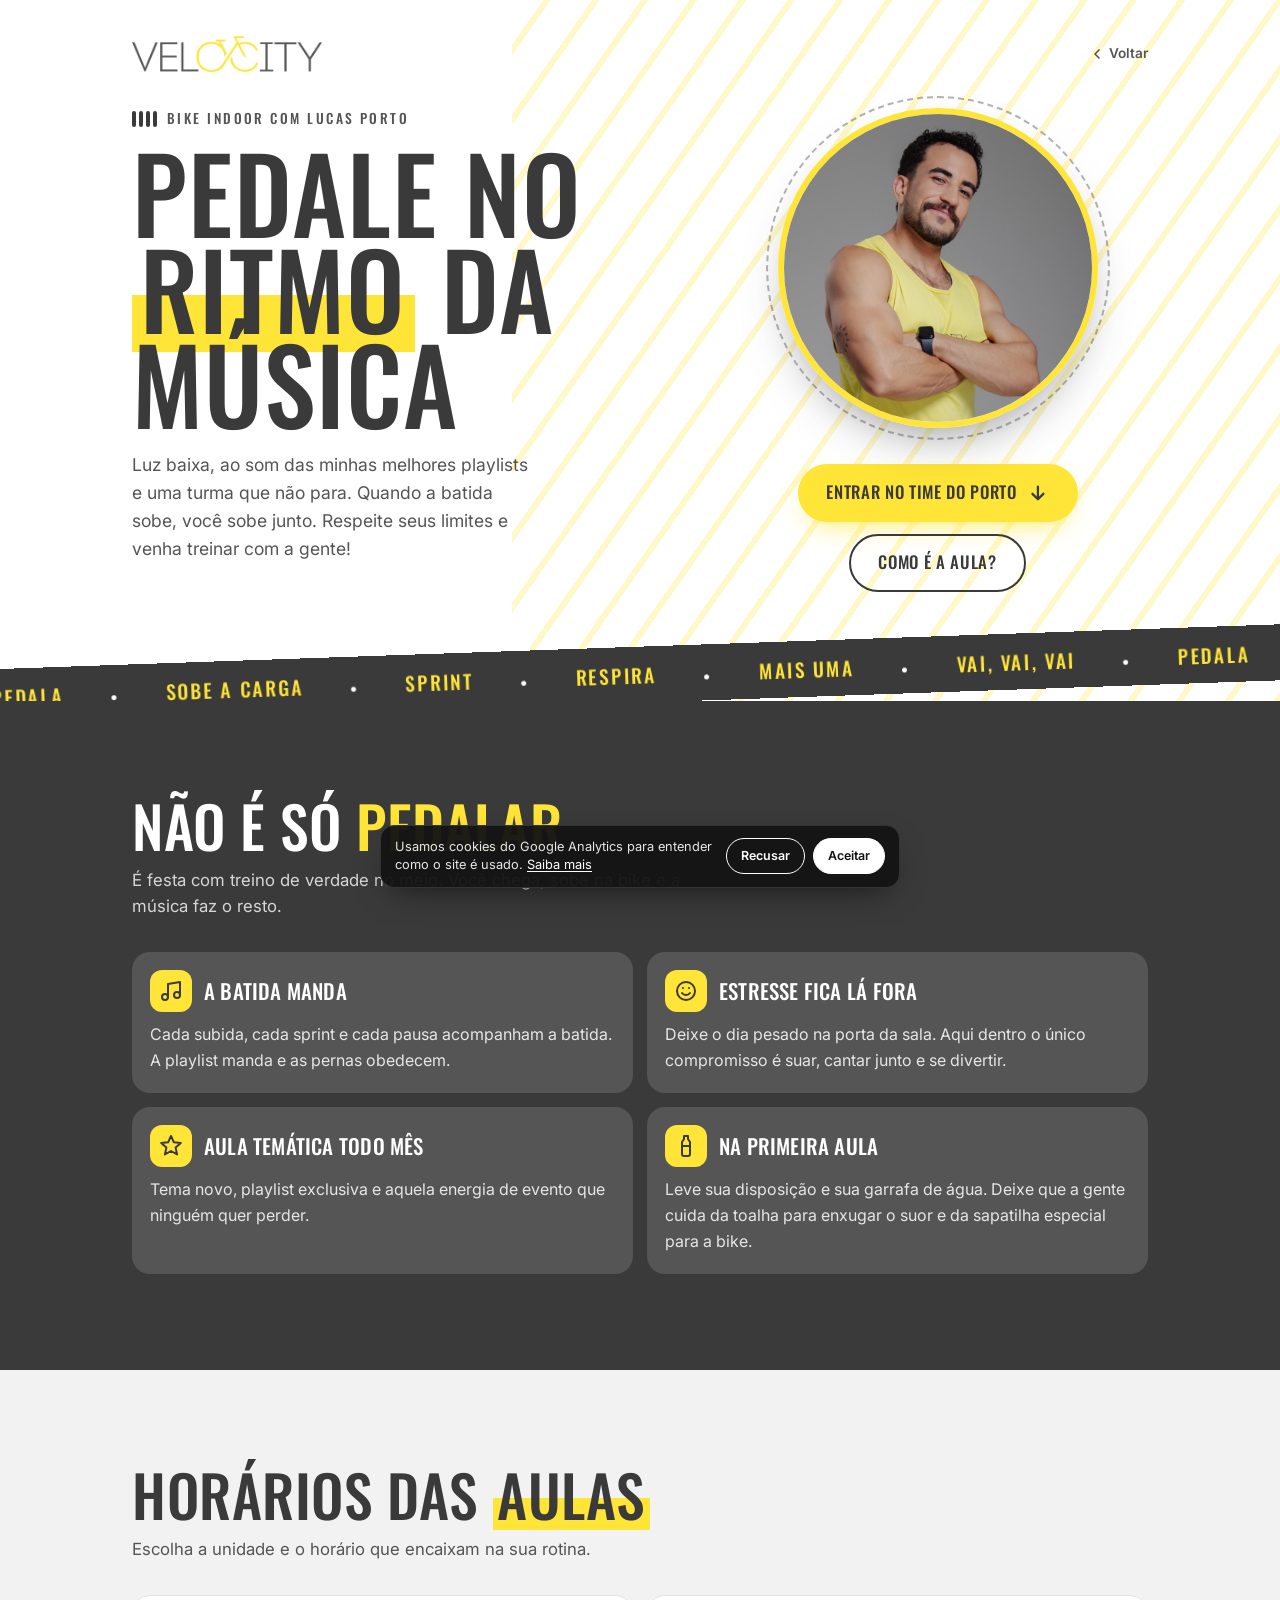
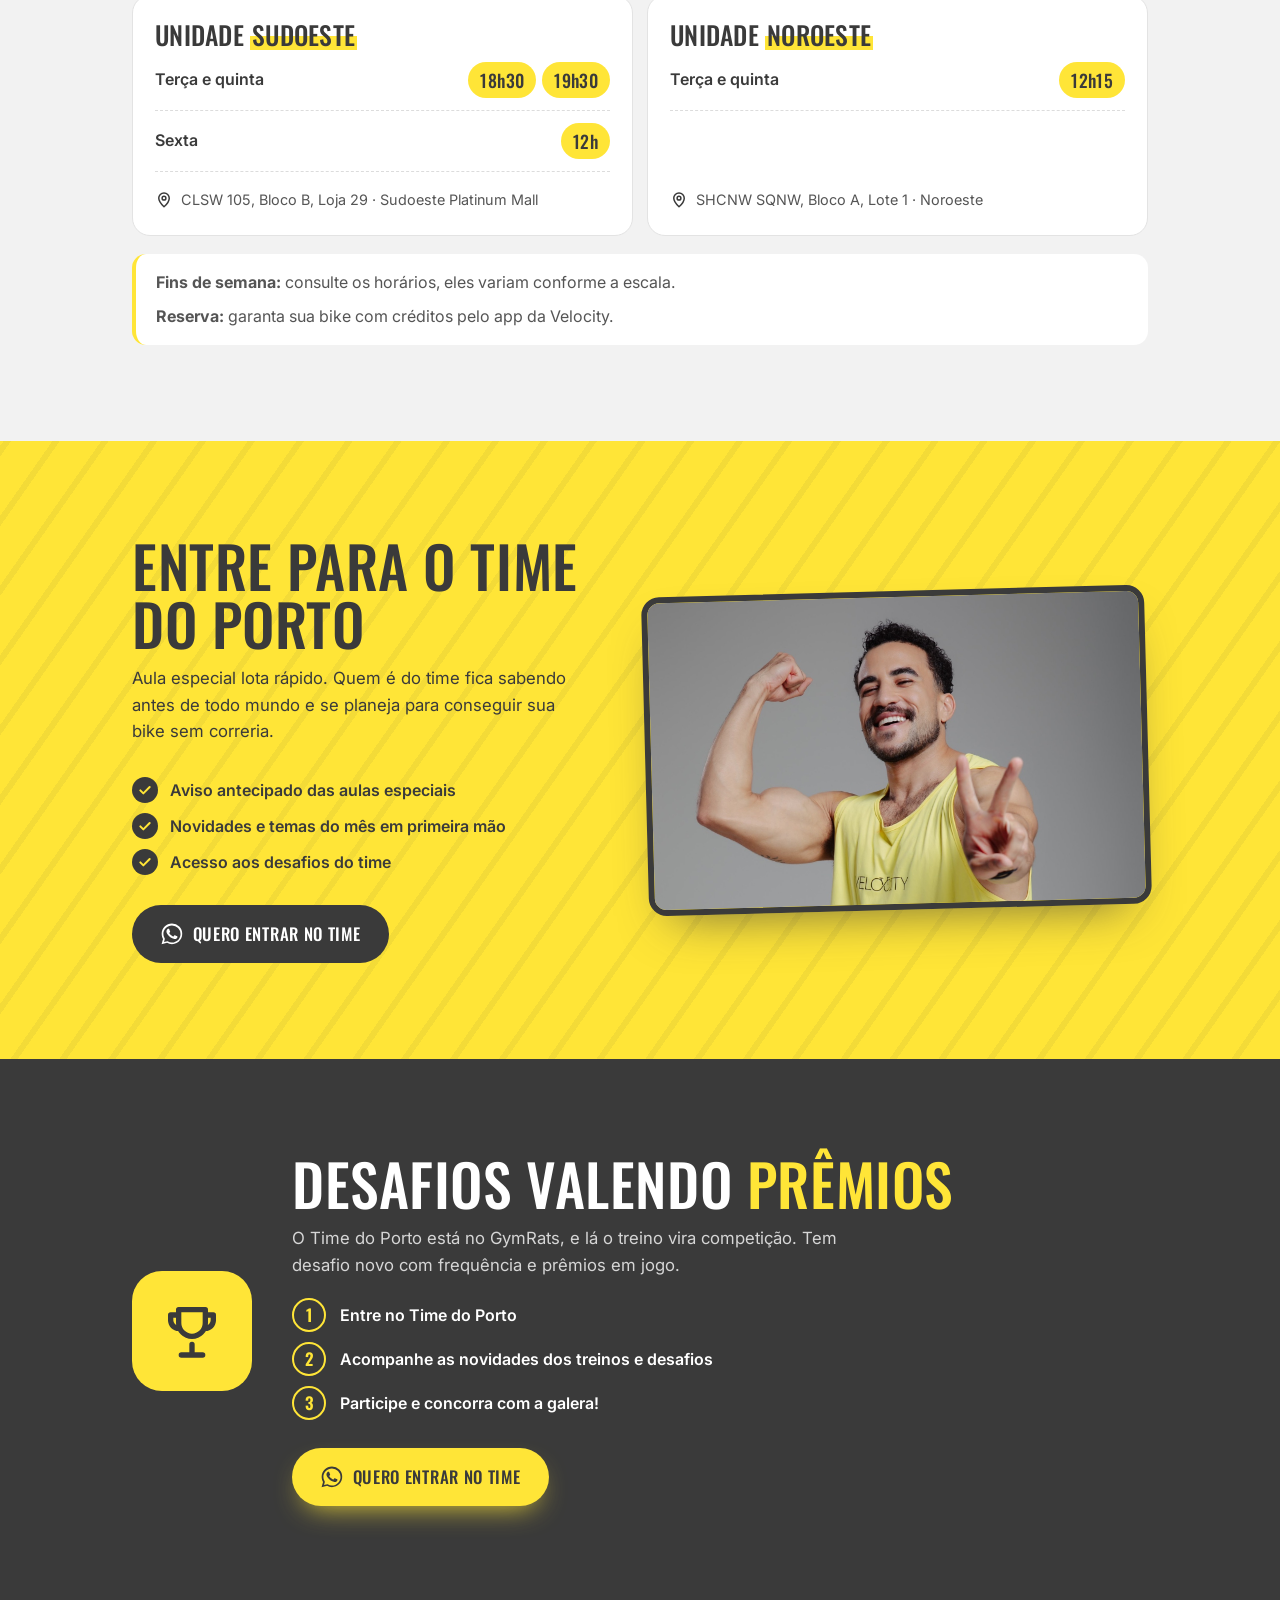
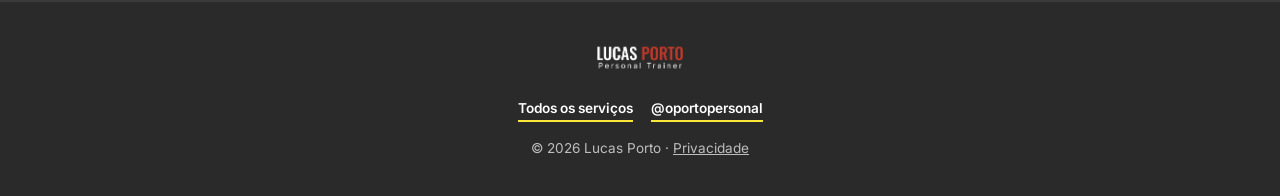
<file: velocity/index.html>
<!DOCTYPE html>
<html lang="pt-BR">
<head>
  <meta charset="UTF-8">
  <meta name="viewport" content="width=device-width, initial-scale=1">
  <title>Pedale comigo na Velocity · Lucas Porto</title>
  <meta name="description" content="Aulas de bike indoor com Lucas Porto na Velocity: pedale no ritmo da música, aulas temáticas todo mês e desafios do Time do Porto.">
  <meta name="theme-color" content="#FFE537">

  <link rel="preconnect" href="https://fonts.googleapis.com">
  <link rel="preconnect" href="https://fonts.gstatic.com" crossorigin>
  <link href="https://fonts.googleapis.com/css2?family=Inter:wght@400;600&family=Oswald:wght@500&display=swap" rel="stylesheet">

  <!-- ?v=: aumente a cada alteração no CSS/imagens para o navegador não usar a versão em cache -->
  <link rel="stylesheet" href="../assets/velocity.css?v=11">
</head>
<body>
  <!-- ============ HERO ============ -->
  <header class="hero">
    <div class="container">
      <div class="hero__top">
        <img class="hero__logo" src="../assets/logo_velocity.png?v=1" alt="Velocity" width="422" height="80">
        <a class="back" href="../bio/">
          <svg aria-hidden="true" viewBox="0 0 24 24" fill="none" stroke="currentColor" stroke-width="2.5" stroke-linecap="round" stroke-linejoin="round"><path d="M15 6l-6 6 6 6"/></svg>
          Voltar
        </a>
      </div>

      <div class="hero__grid">
        <div class="hero__text">
          <p class="kicker rise">
            <span class="eq" aria-hidden="true"><span></span><span></span><span></span><span></span></span>
            Bike indoor com Lucas Porto
          </p>
          <h1 class="hero__title rise">Pedale no <span class="mark">ritmo</span> da música</h1>
          <p class="hero__lead rise">
            Luz baixa, ao som das minhas melhores playlists e uma turma que não para. Quando a batida sobe, você sobe junto. Respeite seus limites e venha treinar com a gente!
          </p>
        </div>

        <div class="hero__media">
          <figure class="hero__photo">
            <img src="../assets/lucas_velocity_avatar.jpg?v=2" alt="Lucas Porto com a regata amarela, de braços cruzados e sorrindo" width="800" height="800">
          </figure>
          <div class="hero__actions">
            <a class="btn btn--yellow" href="#time">
              Entrar no Time do Porto
              <svg aria-hidden="true" viewBox="0 0 24 24" fill="none" stroke="currentColor" stroke-width="2.5" stroke-linecap="round" stroke-linejoin="round"><path d="M12 5v14M6 13l6 6 6-6"/></svg>
            </a>
            <a class="btn btn--ghost" href="#aula">Como é a aula?</a>
          </div>
        </div>
      </div>
    </div>

    <div class="ticker" aria-hidden="true">
      <div class="ticker__track">
        <span>Pedala</span><span>Sobe a carga</span><span>Sprint</span><span>Respira</span><span>Mais uma</span><span>Vai, vai, vai</span>
        <span>Pedala</span><span>Sobe a carga</span><span>Sprint</span><span>Respira</span><span>Mais uma</span><span>Vai, vai, vai</span>
      </div>
    </div>
  </header>

  <main>
    <!-- ============ COMO É A AULA ============ -->
    <section class="section dark" id="aula" aria-labelledby="t-aula">
      <div class="container">
        <div class="section__head reveal">
          <h2 class="section__title" id="t-aula">Não é só <span class="hl">pedalar</span></h2>
          <p class="section__lead">É festa com treino de verdade no meio. Você chega, sobe na bike e a música faz o resto.</p>
        </div>

        <ul class="features" role="list">
          <li class="feature reveal">
            <div class="feature__head">
              <span class="feature__icon" aria-hidden="true">
                <svg viewBox="0 0 24 24" fill="none" stroke="currentColor" stroke-width="2" stroke-linecap="round" stroke-linejoin="round"><path d="M9 18V5l12-2v13"/><circle cx="6" cy="18" r="3"/><circle cx="18" cy="16" r="3"/></svg>
              </span>
              <h3>A batida manda</h3>
            </div>
            <p>Cada subida, cada sprint e cada pausa acompanham a batida. A playlist manda e as pernas obedecem.</p>
          </li>
          <li class="feature reveal">
            <div class="feature__head">
              <span class="feature__icon" aria-hidden="true">
                <svg viewBox="0 0 24 24" fill="none" stroke="currentColor" stroke-width="2" stroke-linecap="round" stroke-linejoin="round"><circle cx="12" cy="12" r="9"/><path d="M8 14s1.5 2 4 2 4-2 4-2M9 9h.01M15 9h.01"/></svg>
              </span>
              <h3>Estresse fica lá fora</h3>
            </div>
            <p>Deixe o dia pesado na porta da sala. Aqui dentro o único compromisso é suar, cantar junto e se divertir.</p>
          </li>
          <li class="feature reveal">
            <div class="feature__head">
              <span class="feature__icon" aria-hidden="true">
                <svg viewBox="0 0 24 24" fill="none" stroke="currentColor" stroke-width="2" stroke-linecap="round" stroke-linejoin="round"><path d="M12 2l2.9 6.3 6.9.7-5.2 4.6 1.5 6.8L12 17l-6.1 3.4 1.5-6.8L2.2 9l6.9-.7z"/></svg>
              </span>
              <h3>Aula temática todo mês</h3>
            </div>
            <p>Tema novo, playlist exclusiva e aquela energia de evento que ninguém quer perder.</p>
          </li>
          <li class="feature reveal">
            <div class="feature__head">
              <span class="feature__icon" aria-hidden="true">
                <svg viewBox="0 0 24 24" fill="none" stroke="currentColor" stroke-width="2" stroke-linecap="round" stroke-linejoin="round"><path d="M10 2h4M10 2v3l-2 3v12a2 2 0 0 0 2 2h4a2 2 0 0 0 2-2V8l-2-3V2"/><path d="M8 12h8"/></svg>
              </span>
              <h3>Na primeira aula</h3>
            </div>
            <p>Leve sua disposição e sua garrafa de água. Deixe que a gente cuida da toalha para enxugar o suor e da sapatilha especial para a bike.</p>
          </li>
        </ul>
      </div>
    </section>

    <!-- ============ HORÁRIOS ============ -->
    <section class="section schedule" id="horarios" aria-labelledby="t-horarios">
      <div class="container">
        <div class="section__head reveal">
          <h2 class="section__title" id="t-horarios">Horários das <span class="mark">aulas</span></h2>
          <p class="section__lead">Escolha a unidade e o horário que encaixam na sua rotina.</p>
        </div>

        <div class="units">
          <article class="unit reveal">
            <h3 class="unit__name">Unidade <span class="mark">Sudoeste</span></h3>
            <ul class="unit__rows" role="list">
              <li><span class="unit__day">Terça e quinta</span><span class="unit__times"><span class="time">18h30</span><span class="time">19h30</span></span></li>
              <li><span class="unit__day">Sexta</span><span class="unit__times"><span class="time">12h</span></span></li>
            </ul>
            <a class="unit__addr" href="https://maps.app.goo.gl/RjPqzw789Edhikdk8" target="_blank" rel="noopener">
              <svg aria-hidden="true" viewBox="0 0 24 24" fill="none" stroke="currentColor" stroke-width="2" stroke-linecap="round" stroke-linejoin="round"><path d="M12 21s-7-6.2-7-11.5A7 7 0 0 1 19 9.5C19 14.8 12 21 12 21z"/><circle cx="12" cy="9.5" r="2.5"/></svg>
              <span>CLSW 105, Bloco B, Loja 29 · Sudoeste Platinum Mall</span>
            </a>
          </article>

          <article class="unit reveal">
            <h3 class="unit__name">Unidade <span class="mark">Noroeste</span></h3>
            <ul class="unit__rows" role="list">
              <li><span class="unit__day">Terça e quinta</span><span class="unit__times"><span class="time">12h15</span></span></li>
            </ul>
            <a class="unit__addr" href="https://maps.app.goo.gl/tcSruL6L7YE66qGZA" target="_blank" rel="noopener">
              <svg aria-hidden="true" viewBox="0 0 24 24" fill="none" stroke="currentColor" stroke-width="2" stroke-linecap="round" stroke-linejoin="round"><path d="M12 21s-7-6.2-7-11.5A7 7 0 0 1 19 9.5C19 14.8 12 21 12 21z"/><circle cx="12" cy="9.5" r="2.5"/></svg>
              <span>SHCNW SQNW, Bloco A, Lote 1 · Noroeste</span>
            </a>
          </article>
        </div>

        <div class="schedule__notes reveal">
          <p><strong>Fins de semana:</strong> consulte os horários, eles variam conforme a escala.</p>
          <p><strong>Reserva:</strong> garanta sua bike com créditos pelo app da Velocity.</p>
        </div>
      </div>
    </section>

    <!-- ============ GALERIA ============ -->
    <!-- Galeria oculta por enquanto: a foto foi para a seção do Time do Porto. Ao chegarem fotos das aulas, remova o hidden. -->
    <section class="section" aria-labelledby="t-fotos" hidden>
      <div class="container">
        <div class="section__head reveal">
          <h2 class="section__title" id="t-fotos">Por dentro da <span class="mark">sala</span></h2>
          <p class="section__lead">Spoiler: a energia é ainda maior ao vivo.</p>
        </div>

        <!--
          FOTOS DAS AULAS
          Por enquanto só a primeira foto está visível (gallery--single) e os
          espaços reservados estão com o atributo hidden.
          Para adicionar fotos: coloque em assets/ e troque cada
          <figure class="ph reveal" hidden>…</figure> por:
            <figure class="reveal"><img src="../assets/NOME.jpg?v=1" alt="descrição da foto" loading="lazy"></figure>
          Com 2 fotos ou mais, remova a classe gallery--single.
        -->
        <div class="gallery gallery--single">
          <figure class="reveal"><img src="../assets/velocity_1_web.jpg?v=1" alt="Lucas Porto com a regata amarela da Velocity, sorrindo, mostrando o bíceps e fazendo sinal de paz" width="1600" height="1000" loading="lazy"></figure>
          <figure class="ph reveal" hidden><svg aria-hidden="true" viewBox="0 0 24 24" fill="none" stroke="currentColor" stroke-width="1.8" stroke-linecap="round" stroke-linejoin="round"><rect x="3" y="5" width="18" height="14" rx="2"/><circle cx="12" cy="12" r="3.5"/><path d="M8 5l1.5-2h5L16 5"/></svg>Foto da aula</figure>
          <figure class="ph reveal" hidden><svg aria-hidden="true" viewBox="0 0 24 24" fill="none" stroke="currentColor" stroke-width="1.8" stroke-linecap="round" stroke-linejoin="round"><rect x="3" y="5" width="18" height="14" rx="2"/><circle cx="12" cy="12" r="3.5"/><path d="M8 5l1.5-2h5L16 5"/></svg>Foto da aula</figure>
          <figure class="ph reveal" hidden><svg aria-hidden="true" viewBox="0 0 24 24" fill="none" stroke="currentColor" stroke-width="1.8" stroke-linecap="round" stroke-linejoin="round"><rect x="3" y="5" width="18" height="14" rx="2"/><circle cx="12" cy="12" r="3.5"/><path d="M8 5l1.5-2h5L16 5"/></svg>Foto da aula</figure>
          <figure class="ph reveal" hidden><svg aria-hidden="true" viewBox="0 0 24 24" fill="none" stroke="currentColor" stroke-width="1.8" stroke-linecap="round" stroke-linejoin="round"><rect x="3" y="5" width="18" height="14" rx="2"/><circle cx="12" cy="12" r="3.5"/><path d="M8 5l1.5-2h5L16 5"/></svg>Foto da aula</figure>
        </div>
      </div>
    </section>

    <!-- ============ TIME DO PORTO ============ -->
    <section class="section team" id="time" data-section="time_do_porto" aria-labelledby="t-time">
      <div class="container team__grid">
        <figure class="team__photo reveal">
          <img src="../assets/velocity_1_web.jpg?v=1" alt="Lucas Porto com a regata amarela da Velocity, sorrindo, mostrando o bíceps e fazendo sinal de paz" width="1600" height="1000" loading="lazy">
        </figure>

        <div class="team__content">
          <div class="section__head reveal">
            <h2 class="section__title" id="t-time">Entre para o Time do Porto</h2>
            <p class="section__lead">Aula especial lota rápido. Quem é do time fica sabendo antes de todo mundo e se planeja para conseguir sua bike sem correria.</p>
          </div>

          <ul class="perks reveal" role="list">
            <li><svg aria-hidden="true" viewBox="0 0 24 24"><use href="#i-check"/></svg>Aviso antecipado das aulas especiais</li>
            <li><svg aria-hidden="true" viewBox="0 0 24 24"><use href="#i-check"/></svg>Novidades e temas do mês em primeira mão</li>
            <li><svg aria-hidden="true" viewBox="0 0 24 24"><use href="#i-check"/></svg>Acesso aos desafios do time</li>
          </ul>

          <a class="btn btn--dark reveal" href="https://chat.whatsapp.com/D8VZ9RCraKYHn0KsHyFJtZ" target="_blank" rel="noopener">
            <svg aria-hidden="true" viewBox="0 0 24 24"><use href="#i-whatsapp"/></svg>
            Quero entrar no time
          </a>
        </div>
      </div>
    </section>

    <!-- ============ DESAFIOS ============ -->
    <section class="section dark" id="desafios" data-section="desafios" aria-labelledby="t-desafios">
      <div class="container challenge">
        <div class="trophy reveal" aria-hidden="true">
          <svg viewBox="0 0 24 24" fill="none" stroke="currentColor" stroke-width="2" stroke-linecap="round" stroke-linejoin="round"><path d="M8 21h8M12 17v4M7 4h10v5a5 5 0 0 1-10 0V4zM7 6H4v2a3 3 0 0 0 3 3M17 6h3v2a3 3 0 0 1-3 3"/></svg>
        </div>
        <div class="reveal">
          <h2 class="section__title" id="t-desafios">Desafios valendo <span class="hl">prêmios</span></h2>
          <p class="section__lead">O Time do Porto está no GymRats, e lá o treino vira competição. Tem desafio novo com frequência e prêmios em jogo.</p>
          <ol class="steps">
            <li>Entre no Time do Porto</li>
            <li>Acompanhe as novidades dos treinos e desafios</li>
            <li>Participe e concorra com a galera!</li>
          </ol>
          <a class="btn btn--yellow" href="https://chat.whatsapp.com/D8VZ9RCraKYHn0KsHyFJtZ" target="_blank" rel="noopener">
            <svg aria-hidden="true" viewBox="0 0 24 24"><use href="#i-whatsapp"/></svg>
            Quero entrar no time
          </a>
        </div>
      </div>
    </section>
  </main>

  <footer class="footer">
    <div class="container">
      <img class="footer__logo" src="../assets/logo.svg?v=2" alt="Lucas Porto · Personal Trainer" width="1815" height="724" loading="lazy">
      <nav class="footer__links" aria-label="Mais links">
        <a href="../bio/">Todos os serviços</a>
        <a href="https://instagram.com/oportopersonal" target="_blank" rel="noopener">@oportopersonal</a>
      </nav>
      <p>© <span id="year">2026</span> Lucas Porto · <a href="../privacidade/">Privacidade</a></p>
    </div>
  </footer>

  <!-- Ícones -->
  <svg width="0" height="0" style="position:absolute" aria-hidden="true">
    <symbol id="i-whatsapp" viewBox="0 0 24 24"><path fill="currentColor" d="M17.47 14.38c-.3-.15-1.76-.87-2.03-.97-.27-.1-.47-.15-.67.15-.2.3-.77.97-.94 1.17-.17.2-.35.22-.64.07-.3-.15-1.26-.46-2.4-1.48-.89-.79-1.49-1.77-1.66-2.07-.17-.3-.02-.46.13-.61.13-.13.3-.35.45-.52.15-.17.2-.3.3-.5.1-.2.05-.37-.03-.52-.07-.15-.67-1.62-.92-2.22-.24-.58-.49-.5-.67-.51h-.57c-.2 0-.52.07-.79.37-.27.3-1.04 1.02-1.04 2.48s1.07 2.88 1.21 3.08c.15.2 2.1 3.2 5.08 4.49.71.31 1.26.49 1.7.63.71.23 1.36.2 1.87.12.57-.08 1.76-.72 2-1.41.25-.7.25-1.29.17-1.41-.07-.13-.27-.2-.57-.35M12.05 21.5h-.01a9.4 9.4 0 0 1-4.8-1.31l-.34-.2-3.56.93.95-3.47-.22-.36a9.39 9.39 0 0 1-1.44-5.01c0-5.19 4.23-9.41 9.43-9.41a9.36 9.36 0 0 1 6.66 2.76 9.35 9.35 0 0 1 2.76 6.66c0 5.2-4.23 9.42-9.43 9.42M20.07 3.9A11.3 11.3 0 0 0 12.05.58C5.8.58.72 5.66.72 11.9c0 2 .52 3.95 1.52 5.66L.62 23.42l6-1.57a11.3 11.3 0 0 0 5.42 1.38h.01c6.24 0 11.33-5.08 11.33-11.33 0-3.02-1.18-5.87-3.31-8"/></symbol>
    <symbol id="i-check" viewBox="0 0 24 24"><path fill="none" stroke="currentColor" stroke-width="3" stroke-linecap="round" stroke-linejoin="round" d="M5 12.5l4.5 4.5L19 7.5"/></symbol>
  </svg>

  <script>
    (function () {
      var reduce = window.matchMedia('(prefers-reduced-motion: reduce)').matches;
      document.documentElement.classList.add('js');
      var y = document.getElementById('year');
      if (y) y.textContent = new Date().getFullYear();

      document.querySelectorAll('.features, .gallery').forEach(function (g) {
        Array.prototype.forEach.call(g.children, function (el, i) { el.style.setProperty('--d', (i * 0.08) + 's'); });
      });

      var els = document.querySelectorAll('.reveal');
      if (!('IntersectionObserver' in window) || reduce) {
        els.forEach(function (el) { el.classList.add('is-in'); });
        return;
      }
      var obs = new IntersectionObserver(function (entries) {
        entries.forEach(function (e) {
          if (e.isIntersecting) { e.target.classList.add('is-in'); obs.unobserve(e.target); }
        });
      }, { rootMargin: '0px 0px -8% 0px', threshold: 0.1 });
      els.forEach(function (el) { obs.observe(el); });
    })();
  </script>
  <script src="../assets/track.js?v=1" defer></script>
  <script src="../assets/consent.js?v=3" data-privacy="../privacidade/" defer></script>
</body>
</html>
</file>
<file: style.css>
/* ==========================================================
   Lucas Porto · Personal Trainer
   Mobile-first. Breakpoints: 640px (tablet), 960px (desktop)
   ========================================================== */

:root {
  --red: #C0392B;
  --red-dark: #9E2E23;
  --orange: #F04C22;       /* só detalhes / badges */
  --black: #000;
  --white: #fff;
  --gray-900: #0c0c0c;
  --gray-800: #151515;
  --gray-700: #222;
  --gray-400: #a3a3a3;     /* texto secundário: 8.9:1 sobre preto */

  --font-head: "Oswald", "Arial Narrow", Impact, sans-serif;
  --font-body: "Inter", system-ui, -apple-system, "Segoe UI", Roboto, sans-serif;

  --radius: 14px;
  --gutter: 20px;
  --tabs-h: 64px;
  --ease: cubic-bezier(.2, .8, .2, 1);
}

*,
*::before,
*::after { box-sizing: border-box; }

html {
  scroll-behavior: smooth;
  scroll-padding-top: calc(var(--tabs-h) + 8px);
  -webkit-text-size-adjust: 100%;
}

body {
  margin: 0;
  background: var(--black);
  color: var(--white);
  font-family: var(--font-body);
  font-weight: 400;
  font-size: 1rem;
  line-height: 1.6;
  -webkit-font-smoothing: antialiased;
  overflow-x: hidden;
}

h1, h2, h3, p, ul { margin: 0; }
ul { padding: 0; list-style: none; }
a { color: inherit; }
img, svg { display: block; }

h1, h2, h3,
.btn, .tab, .kicker, .plan__price, .ticker {
  font-family: var(--font-head);
  font-weight: 500;
  text-transform: uppercase;
  letter-spacing: .01em;
}

.container {
  width: 100%;
  max-width: 1160px;
  margin-inline: auto;
  padding-inline: var(--gutter);
}

.accent { color: var(--red); }
.accent-alt { color: var(--black); }

/* ---------- Acessibilidade ---------- */
.skip-link {
  position: absolute;
  left: 12px;
  top: -60px;
  z-index: 100;
  background: var(--white);
  color: var(--black);
  padding: 10px 16px;
  border-radius: 8px;
  font-weight: 600;
  transition: top .2s;
}
.skip-link:focus { top: 12px; }

section[tabindex="-1"]:focus { outline: none; }

:focus-visible {
  outline: 3px solid var(--white);
  outline-offset: 3px;
  border-radius: 6px;
}

/* ---------- Logo (assets/logo.svg) ---------- */
.logo-img { height: 64px; width: auto; }
.logo-img--sm { height: 40px; }

.sr-only {
  position: absolute;
  width: 1px;
  height: 1px;
  padding: 0;
  margin: -1px;
  overflow: hidden;
  clip: rect(0 0 0 0);
  white-space: nowrap;
  border: 0;
}

/* ---------- Botões ---------- */
.btn {
  --bg: var(--red);
  --fg: var(--white);
  display: inline-flex;
  align-items: center;
  justify-content: center;
  gap: .6em;
  min-height: 48px;
  padding: .8em 1.5em;
  border: 2px solid var(--bg);
  border-radius: 999px;
  background: var(--bg);
  color: var(--fg);
  font-size: 1.05rem;
  letter-spacing: .04em;
  text-decoration: none;
  cursor: pointer;
  position: relative;
  overflow: hidden;
  isolation: isolate;
  transition: transform .25s var(--ease), box-shadow .25s var(--ease), background-color .25s, color .25s;
}
.btn::after { /* brilho que passa no hover */
  content: "";
  position: absolute;
  inset: 0;
  background: linear-gradient(110deg, transparent 30%, rgba(255,255,255,.28) 50%, transparent 70%);
  transform: translateX(-120%);
  transition: transform .6s var(--ease);
  z-index: -1;
}
.btn:hover { transform: translateY(-2px); }
.btn:hover::after { transform: translateX(120%); }
.btn:active { transform: translateY(0) scale(.98); }

.btn--primary { box-shadow: 0 10px 30px -10px rgba(192, 57, 43, .8); }
.btn--primary:hover { --bg: var(--red-dark); box-shadow: 0 14px 34px -10px rgba(192, 57, 43, .95); }

.btn--ghost { --bg: transparent; border-color: rgba(255,255,255,.35); }
.btn--ghost:hover { border-color: var(--white); }

.btn--light { --bg: var(--white); --fg: var(--black); }
.btn--light:hover { box-shadow: 0 12px 30px -12px rgba(0,0,0,.6); }

.btn--outline { --bg: transparent; border-color: var(--red); }
.btn--outline:hover { --bg: var(--red); }

.btn--lg { font-size: 1.15rem; min-height: 56px; }
.btn--xl { font-size: 1.3rem; min-height: 64px; padding-inline: 2em; }

.btn__icon { width: 1.25em; height: 1.25em; flex: none; }

/* ---------- Hero ---------- */
.hero {
  position: relative;
  min-height: 100svh;
  display: flex;
  flex-direction: column;
  overflow: hidden;
  background:
    radial-gradient(120% 70% at 100% 0%, rgba(192, 57, 43, .45), transparent 60%),
    radial-gradient(80% 50% at 0% 100%, rgba(192, 57, 43, .18), transparent 60%),
    var(--black);
}

.hero__stripes {
  position: absolute;
  inset: -20% -40% auto auto;
  width: 120%;
  height: 90%;
  background: repeating-linear-gradient(
    -55deg,
    transparent 0 38px,
    rgba(255,255,255,.035) 38px 40px
  );
  transform: rotate(0deg);
  animation: stripes 18s linear infinite;
  pointer-events: none;
}
@keyframes stripes {
  to { background-position: 400px 0; }
}

.hero__inner {
  position: relative;
  flex: 1;
  display: flex;
  flex-direction: column;
  justify-content: center;
  padding-top: 32px;
  padding-bottom: 48px;
}

/* link "Voltar" para a bio, no canto do topo (não desloca o logo centralizado) */
.back {
  position: absolute;
  top: 24px;
  right: var(--gutter);
  z-index: 2;
  display: inline-flex;
  align-items: center;
  gap: 4px;
  padding: 6px 2px;
  font-size: .85rem;
  font-weight: 600;
  color: var(--gray-400);
  text-decoration: none;
  transition: color .25s;
}
.back:hover { color: var(--white); }
.back svg { width: 16px; height: 16px; }

.hero .logo-img { align-self: center; height: 128px; margin-bottom: 32px; }

.hero__body {
  flex: 1;
  display: flex;
  flex-direction: column;
  justify-content: center;
}

.hero__row {
  display: flex;
  align-items: center;
  gap: clamp(16px, 4vw, 48px);
  margin-bottom: 24px;
}

.hero__photo {
  position: relative;
  flex: none; /* Safari: sem isso o flex encolhe a altura e a foto vira oval */
  width: clamp(100px, 32vw, 300px);
  margin: 0;
  opacity: 0;
  animation: pop .9s .1s var(--ease) forwards;
}
.hero__photo img {
  display: block;
  width: 100%;
  height: auto;
  aspect-ratio: 1 / 1;
  object-fit: cover;
  border-radius: 50%;
  border: 4px solid var(--red);
  box-shadow: 0 20px 50px -18px rgba(192, 57, 43, .9);
}
.hero__photo::after { /* anel em volta da foto */
  content: "";
  position: absolute;
  inset: -10px;
  border-radius: 50%;
  border: 2px dashed rgba(240, 76, 34, .55);
  pointer-events: none;
}
@keyframes pop {
  from { opacity: 0; transform: scale(.85); }
  to   { opacity: 1; transform: none; }
}

.hero__title {
  min-width: 0;
  font-size: clamp(2rem, 10.5vw, 7.5rem);
  line-height: .92;
  letter-spacing: -.005em;
}
.hero__title .line { display: block; overflow: hidden; padding-bottom: .04em; }
.hero__title .line > span {
  display: inline-block;
  transform: translateY(105%);
  animation: rise .9s var(--ease) forwards;
}
.hero__title .line:nth-child(2) > span { animation-delay: .12s; }
.hero__title .line:nth-child(3) > span { animation-delay: .24s; }
@keyframes rise { to { transform: translateY(0); } }

.hero__lead {
  max-width: 34ch;
  font-size: 1.075rem;
  color: #d4d4d4;
  margin-bottom: 32px;
  opacity: 0;
  animation: fadeUp .8s .45s var(--ease) forwards;
}

.hero__actions {
  display: flex;
  flex-direction: column;
  gap: 12px;
  opacity: 0;
  animation: fadeUp .8s .6s var(--ease) forwards;
}
@keyframes fadeUp {
  from { opacity: 0; transform: translateY(16px); }
  to   { opacity: 1; transform: none; }
}

/* ---------- Ticker ---------- */
.ticker {
  position: relative;
  background: var(--red);
  transform: rotate(-2deg) scale(1.05);
  transform-origin: center;
  margin-bottom: 28px;
  overflow: hidden;
  white-space: nowrap;
}
.ticker__track {
  display: inline-flex;
  animation: marquee 22s linear infinite;
}
.ticker span {
  font-size: 1.1rem;
  letter-spacing: .12em;
  padding: 10px 22px;
}
.ticker span::after {
  content: "✦";
  margin-left: 44px;
  color: var(--black);
}
@keyframes marquee { to { transform: translateX(-50%); } }

/* ---------- Tabs (segmented control) ---------- */
.tabs {
  position: sticky;
  top: 0;
  z-index: 50;
  background: rgba(0, 0, 0, .82);
  -webkit-backdrop-filter: blur(12px);
  backdrop-filter: blur(12px);
  border-bottom: 1px solid var(--gray-700);
}
.tabs__inner {
  display: flex;
  gap: 8px;
  height: var(--tabs-h);
  align-items: center;
  overflow-x: auto;
  scrollbar-width: none;
}
.tabs__inner::-webkit-scrollbar { display: none; }

.tab {
  position: relative;
  flex: none;
  display: inline-flex;
  align-items: center;
  gap: 8px;
  min-height: 42px;
  padding: 0 16px;
  border-radius: 999px;
  border: 1px solid var(--gray-700);
  background: var(--gray-900);
  color: var(--gray-400);
  font-size: .95rem;
  letter-spacing: .05em;
  text-decoration: none;
  white-space: nowrap;
  transition: background-color .3s var(--ease), color .3s, border-color .3s, transform .2s;
}
.tab:hover { color: var(--white); border-color: #444; }
.tab:active { transform: scale(.97); }

.tab--main {
  font-size: 1.05rem;
  padding: 0 18px;
  color: var(--white);
  border-color: var(--red);
}
.tab.is-active {
  background: var(--red);
  border-color: var(--red);
  color: var(--white);
}
.tab__badge {
  font-family: var(--font-body);
  font-size: .62rem;
  font-weight: 600;
  letter-spacing: .08em;
  padding: 2px 7px;
  border-radius: 999px;
  background: var(--orange);
  color: var(--black);
}

/* ---------- Seções ---------- */
.section { padding-block: 72px; }
.section + .section { border-top: 1px solid var(--gray-700); }

.section--main {
  padding-block: 88px 96px;
  background:
    linear-gradient(180deg, rgba(192, 57, 43, .14), transparent 45%),
    var(--black);
}

.section__head { margin-bottom: 36px; }
.kicker {
  display: inline-block;
  font-size: .9rem;
  letter-spacing: .2em;
  color: var(--orange);
  margin-bottom: 8px;
}
.section__title {
  font-size: clamp(2.25rem, 10vw, 3.75rem);
  line-height: 1;
  margin-bottom: 14px;
}
.section__title--xl { font-size: clamp(2.75rem, 13vw, 5.5rem); }
.section__lead { color: var(--gray-400); max-width: 52ch; }

.cur {
  font-size: .45em;
  vertical-align: .9em;
  margin-right: .15em;
  letter-spacing: 0;
}

/* ---------- Planos mensais (cards) ---------- */
.plans {
  display: grid;
  grid-template-columns: repeat(2, minmax(0, 1fr));
  gap: 12px;
}
.plans__subtitle {
  font-size: clamp(1.5rem, 6.5vw, 2.25rem);
  line-height: 1.1;
  margin: 44px 0 18px;
}
.plan {
  position: relative;
  display: flex;
  flex-direction: column;
  padding: 18px 14px 14px;
  border-radius: var(--radius);
  background: var(--gray-800);
  border: 1px solid var(--gray-700);
  transition: transform .35s var(--ease), border-color .35s, box-shadow .35s;
}
.plan:hover {
  transform: translateY(-4px);
  border-color: rgba(192, 57, 43, .7);
  box-shadow: 0 20px 40px -24px rgba(192, 57, 43, .7);
}
.plan__type {
  font-size: .68rem;
  font-weight: 600;
  letter-spacing: .1em;
  text-transform: uppercase;
  color: var(--gray-400);
  margin-bottom: 6px;
}
.plan__name {
  font-size: 1.3rem;
  line-height: 1.1;
  margin-bottom: 10px;
}
.plan__name small { font-size: .6em; color: var(--gray-400); margin-left: 2px; }
.plan__row { /* cards menores: economia abaixo do preço; destaque: lado a lado */
  display: flex;
  flex-direction: column;
  align-items: flex-start;
  gap: 8px;
  margin-bottom: 16px;
}
.plan__price {
  flex: none;
  font-size: 2.3rem;
  line-height: 1;
}
.plan__save {
  display: flex;
  flex-direction: column;
  font-size: .78rem;
  font-weight: 600;
  line-height: 1.3;
  color: var(--white);
  padding: 5px 10px;
  border-radius: 8px;
  background: rgba(192, 57, 43, .22);
  border-left: 3px solid var(--red);
}
.plan__save span { font-weight: 400; color: #d4d4d4; font-size: .7rem; }

.plan__badge {
  position: absolute;
  top: -12px;
  right: 18px;
  font-family: var(--font-body);
  font-size: .75rem;
  font-weight: 600;
  letter-spacing: .06em;
  text-transform: uppercase;
  padding: 5px 12px;
  border-radius: 999px;
  background: var(--orange);
  color: var(--black);
  box-shadow: 0 6px 16px -6px rgba(240, 76, 34, .8);
}

.plan--featured {
  grid-column: 1 / -1;
  background: linear-gradient(155deg, var(--red) 0%, var(--red-dark) 100%);
  border-color: var(--red);
  padding: 26px 20px 20px;
  box-shadow: 0 24px 60px -24px rgba(192, 57, 43, .9);
}
.plan--featured:hover { border-color: var(--white); }
.plan--featured .plan__type,
.plan--featured .plan__name small { color: rgba(255,255,255,.85); }
.plan--featured .plan__name { font-size: 1.6rem; }
.plan--featured .plan__row { flex-direction: row; align-items: center; gap: 14px; }
.plan--featured .plan__price { font-size: 3.25rem; }
.plan--featured .plan__save {
  background: rgba(0, 0, 0, .28);
  border-left-color: var(--white);
}
.plan__cta {
  width: 100%;
  margin-top: auto;
  min-height: 42px;
  padding: .6em .8em;
  font-size: .8rem;
  letter-spacing: .02em;
  white-space: nowrap;
}
.plan:not(.plan--featured) .plan__cta .btn__icon { display: none; } /* não cabe no card estreito */
.plan--featured .plan__cta { font-size: .95rem; min-height: 46px; }

/* card que ocupa a linha toda sem ser o destaque */
.plan--wide { grid-column: 1 / -1; }
.plan--wide .plan__row { flex-direction: row; align-items: center; gap: 14px; }
.plan.plan--wide .plan__cta .btn__icon { display: block; }
.plan--wide .plan__cta { font-size: .95rem; min-height: 46px; }

/* faixa de referência (informativa, discreta) */
.ref {
  display: flex;
  align-items: center;
  gap: 10px;
  margin-bottom: 20px;
  padding: 8px 14px;
  border-radius: 10px;
  border: 1px dashed #3a3a3a;
  color: var(--gray-400);
  font-size: .85rem;
}
.ref__label {
  font-size: .68rem;
  font-weight: 600;
  letter-spacing: .14em;
  text-transform: uppercase;
}
.ref__text { min-width: 0; line-height: 1.3; }
.ref__price {
  flex: none;
  margin-left: auto;
  font-family: var(--font-head);
  font-weight: 500;
  font-size: 1.3rem;
  color: var(--white);
}
.is-clickable { cursor: pointer; }


.section__cta {
  margin-top: 44px;
  display: flex;
  flex-direction: column;
  align-items: flex-start;
  gap: 16px;
  padding: 28px 24px;
  border-radius: var(--radius);
  border: 1px dashed rgba(192, 57, 43, .6);
}
.section__cta p { font-size: 1.1rem; }

/* ---------- Consultoria online: o que inclui ---------- */
.features {
  margin-bottom: 36px;
  padding: 20px 22px;
  border-radius: var(--radius);
  background: rgba(255, 255, 255, .04);
  border: 1px solid var(--gray-700);
}
.features__title {
  font-size: .75rem;
  font-weight: 600;
  letter-spacing: .14em;
  text-transform: uppercase;
  color: var(--gray-400);
  margin-bottom: 12px;
}
.features__list { display: grid; gap: 10px; }
.features__list li {
  display: flex;
  align-items: center;
  gap: 12px;
  font-weight: 600;
  line-height: 1.35;
}
.features__list svg {
  flex: none;
  width: 26px;
  height: 26px;
  padding: 5px;
  border-radius: 50%;
  background: var(--red);
  color: var(--white);
}

/* ---------- CTA final ---------- */
.final {
  background: var(--red);
  position: relative;
  overflow: hidden;
}
.final::before {
  content: "";
  position: absolute;
  inset: 0;
  background: repeating-linear-gradient(-55deg, transparent 0 38px, rgba(0,0,0,.07) 38px 40px);
  pointer-events: none;
}
.final__inner {
  position: relative;
  display: flex;
  flex-direction: column;
  align-items: center;
  text-align: center;
  padding-block: 80px 64px;
}
.final__title {
  font-size: clamp(3rem, 15vw, 7rem);
  line-height: .95;
  margin-bottom: 16px;
}
.final__lead { max-width: 40ch; font-size: 1.1rem; margin-bottom: 32px; }
.footer__links { display: flex; flex-wrap: wrap; justify-content: center; gap: 8px 18px; }
.footer__links a {
  font-weight: 600;
  color: var(--white);
  text-decoration: none;
  border-bottom: 2px solid var(--red);
  transition: border-color .25s;
}
.footer__links a:hover { border-color: var(--white); }

.final__bottom {
  position: relative;
  background: var(--black);
  padding-block: 24px calc(24px + env(safe-area-inset-bottom));
  color: var(--gray-400);
  font-size: .85rem;
}
.final__bottom a { color: inherit; }
.final__bottom .container {
  display: flex;
  flex-direction: column;
  align-items: center;
  gap: 8px;
}

/* ---------- Botão flutuante ---------- */
.fab {
  position: fixed;
  right: 16px;
  bottom: calc(16px + env(safe-area-inset-bottom));
  z-index: 60;
  width: 56px;
  height: 56px;
  display: grid;
  place-items: center;
  border-radius: 50%;
  background: var(--red);
  color: var(--white);
  box-shadow: 0 10px 30px -8px rgba(0,0,0,.8), 0 0 0 2px rgba(255,255,255,.1);
  opacity: 0;
  transform: translateY(20px) scale(.8);
  pointer-events: none;
  transition: opacity .35s var(--ease), transform .35s var(--ease), background-color .2s;
}
.fab svg { width: 28px; height: 28px; }
.fab.is-visible { opacity: 1; transform: none; pointer-events: auto; }
.fab:hover { background: var(--red-dark); }

/* ---------- Reveal ao rolar ---------- */
.js .reveal {
  opacity: 0;
  transform: translateY(28px);
  transition: opacity .7s var(--ease), transform .7s var(--ease);
  transition-delay: var(--d, 0s);
}
.js .reveal.is-in { opacity: 1; transform: none; }
/* mantém o hover funcionando depois do reveal */
.js .plan.reveal.is-in { transition: opacity .7s var(--ease), transform .35s var(--ease), border-color .35s, box-shadow .35s; }

/* ==========================================================
   Tablet
   ========================================================== */
@media (min-width: 640px) {
  :root { --gutter: 32px; }

  .hero__actions { flex-direction: row; flex-wrap: wrap; }
  .tabs__inner { justify-content: center; }
  .tab { padding: 0 22px; }

  .plans { gap: 20px; }
  .plan { padding: 24px 22px 20px; }
  .plan__type { font-size: .75rem; letter-spacing: .14em; }
  .plan__name { font-size: 1.6rem; }
  .plan__row { flex-direction: row; align-items: center; gap: 14px; }
  .plan__price { font-size: 2.75rem; }
  .plan__cta { font-size: .95rem; min-height: 46px; }
  .plan:not(.plan--featured) .plan__cta .btn__icon { display: block; }
  .plan--featured { padding: 30px 26px 24px; }
  .plan--featured .plan__price { font-size: 3.5rem; }


  .section__cta { flex-direction: row; align-items: center; justify-content: space-between; }

  .final__bottom .container { flex-direction: row; justify-content: space-between; }
}

/* ==========================================================
   Desktop
   ========================================================== */
@media (min-width: 960px) {
  :root { --tabs-h: 72px; }

  .hero .logo-img { height: 160px; }
  .logo-img--sm { height: 44px; }
  .hero__inner { padding-top: 40px; }
  .hero__photo img { border-width: 6px; }
  .hero__photo::after { inset: -18px; }
  .hero__lead { font-size: 1.2rem; }

  .tab { font-size: 1.05rem; min-height: 46px; padding: 0 26px; }
  .tab--main { font-size: 1.2rem; padding: 0 30px; }

  .section { padding-block: 96px; }
  .section--main { padding-block: 120px; }

  .plans,
  .plans__subtitle,
  .features,
  .ref { max-width: 920px; }
  .features__list { grid-template-columns: repeat(3, 1fr); gap: 20px; }
  .plans__subtitle { margin-top: 56px; }
  /* destaque e card largo na horizontal: infos à esquerda, botão à direita */
  .plan--featured,
  .plan--wide {
    display: grid;
    grid-template-columns: 1fr auto;
    column-gap: 40px;
    align-items: center;
    padding: 34px 36px;
  }
  .plan--wide { padding: 26px 36px; }
  .plan--featured .plan__row,
  .plan--wide .plan__row { margin-bottom: 0; }
  .plan--featured .plan__cta,
  .plan--wide .plan__cta {
    grid-column: 2;
    grid-row: 1 / span 3;
    width: auto;
    margin: 0;
    padding-inline: 2.2em;
    font-size: 1.1rem;
    min-height: 56px;
  }


  .fab { right: 28px; bottom: 28px; width: 62px; height: 62px; }
}

/* ==========================================================
   Movimento reduzido
   ========================================================== */
@media (prefers-reduced-motion: reduce) {
  html { scroll-behavior: auto; }
  *, *::before, *::after {
    animation-duration: .01ms !important;
    animation-iteration-count: 1 !important;
    transition-duration: .01ms !important;
  }
  .ticker__track { animation: none; }
  .js .reveal { opacity: 1; transform: none; }
}
</file>
<file: assets/links.css>
/* ==========================================================
   Páginas simples (bio do Instagram, Velocity)
   Mesmas cores e fontes do site principal.
   ========================================================== */

:root {
  --red: #C0392B;
  --red-dark: #9E2E23;
  --orange: #F04C22;
  --black: #000;
  --white: #fff;
  --gray-800: #151515;
  --gray-700: #222;
  --gray-400: #a3a3a3;

  --font-head: "Oswald", "Arial Narrow", Impact, sans-serif;
  --font-body: "Inter", system-ui, -apple-system, "Segoe UI", Roboto, sans-serif;
  --ease: cubic-bezier(.2, .8, .2, 1);
}

*,
*::before,
*::after { box-sizing: border-box; }

body {
  margin: 0;
  min-height: 100svh;
  background:
    radial-gradient(90% 45% at 50% 0%, rgba(192, 57, 43, .45), transparent 70%),
    var(--black);
  background-attachment: fixed;
  color: var(--white);
  font-family: var(--font-body);
  line-height: 1.5;
  -webkit-font-smoothing: antialiased;
}

h1, h2, p, ul { margin: 0; }
ul { padding: 0; list-style: none; }
img, svg { display: block; }

:focus-visible {
  outline: 3px solid var(--white);
  outline-offset: 3px;
}

.page {
  width: 100%;
  max-width: 480px;
  margin: 0 auto;
  padding: 48px 20px calc(32px + env(safe-area-inset-bottom));
  display: flex;
  flex-direction: column;
  align-items: center;
  text-align: center;
}

/* ---------- Perfil ---------- */
.avatar {
  position: relative;
  width: 132px;
  margin: 0 0 20px;
  animation: pop .7s var(--ease) both;
}
.avatar img {
  width: 100%;
  height: auto;
  aspect-ratio: 1 / 1;
  object-fit: cover;
  border-radius: 50%;
  border: 4px solid var(--red);
  box-shadow: 0 18px 44px -16px rgba(192, 57, 43, .9);
}
.avatar::after {
  content: "";
  position: absolute;
  inset: -9px;
  border-radius: 50%;
  border: 2px dashed rgba(240, 76, 34, .55);
  pointer-events: none;
}

.logo { height: 72px; width: auto; margin-bottom: 28px; }

/* ---------- Links ---------- */
.links {
  width: 100%;
  display: grid;
  gap: 14px;
}

.link {
  position: relative;
  display: flex;
  align-items: center;
  gap: 16px;
  padding: 18px 18px 18px 16px;
  border-radius: 16px;
  background: var(--gray-800);
  border: 1px solid var(--gray-700);
  color: inherit;
  text-align: left;
  text-decoration: none;
  animation: rise .6s var(--ease) backwards; /* backwards: não sobrescreve a opacidade do .link--soon depois da entrada */
  transition: transform .25s var(--ease), border-color .25s, background-color .25s, box-shadow .25s;
}
.links li:nth-child(2) .link { animation-delay: .08s; }
.links li:nth-child(3) .link { animation-delay: .16s; }
.links li:nth-child(4) .link { animation-delay: .24s; }

a.link:hover {
  transform: translateY(-2px);
  border-color: var(--red);
  box-shadow: 0 16px 36px -20px rgba(192, 57, 43, .9);
}
a.link:active { transform: scale(.98); }

.link__icon {
  flex: none;
  width: 48px;
  height: 48px;
  display: grid;
  place-items: center;
  border-radius: 12px;
  background: var(--red);
}
.link__icon svg { width: 26px; height: 26px; }
.link__icon--img { background: none; }
.link__icon--img img { width: 44px; height: 44px; }

.link__body { flex: 1; min-width: 0; }
.link__title {
  display: block;
  font-family: var(--font-head);
  font-weight: 500;
  font-size: 1.2rem;
  line-height: 1.15;
  letter-spacing: .02em;
  text-transform: uppercase;
}
.link__desc {
  display: block;
  margin-top: 4px;
  font-size: .85rem;
  line-height: 1.4;
  color: var(--gray-400);
}

.link__arrow {
  flex: none;
  width: 20px;
  height: 20px;
  color: var(--gray-400);
  transition: transform .25s var(--ease), color .25s;
}
a.link:hover .link__arrow { transform: translateX(3px); color: var(--white); }

/* destaques: Velocity (amarelo) e Personal (vermelho) */
.link--velocity { border: 2px solid #FFE537; }
a.link--velocity:hover { border-color: #FFE537; box-shadow: 0 16px 36px -20px rgba(255, 229, 55, .8); }
.link--velocity .link__icon { background: #FFE537; color: #3A3A3A; }
.link--personal { border: 2px solid var(--red); }

/* em breve */
.link--soon { opacity: .5; }

.link__badge { display: inline-block; margin-bottom: 6px; }

.badge {
  flex: none;
  font-size: .68rem;
  font-weight: 600;
  letter-spacing: .08em;
  text-transform: uppercase;
  padding: 4px 9px;
  border-radius: 999px;
  background: var(--orange);
  color: var(--black);
}

/* ---------- Rodapé ---------- */
.footer__links { display: flex; flex-wrap: wrap; justify-content: center; gap: 8px 18px; margin-top: 36px; font-size: .9rem; }
.footer__links a {
  font-weight: 600;
  color: var(--white);
  text-decoration: none;
  border-bottom: 2px solid var(--red);
  transition: border-color .25s;
}
.footer__links a:hover { border-color: var(--white); }

.copy {
  margin-top: 20px;
  font-size: .75rem;
  color: var(--gray-400);
}

/* ---------- Página "Em breve" ---------- */
.page--center { min-height: 100svh; justify-content: center; }
.soon__title {
  font-family: var(--font-head);
  font-weight: 500;
  font-size: clamp(2.2rem, 10vw, 3rem);
  line-height: 1;
  text-transform: uppercase;
  margin-bottom: 18px;
}
.soon__title span { color: var(--red); }
.soon__badge { margin-bottom: 36px; font-size: .8rem; padding: 6px 14px; }

.back {
  display: inline-flex;
  align-items: center;
  gap: 8px;
  min-height: 46px;
  padding: 0 22px;
  border-radius: 999px;
  border: 1px solid rgba(255, 255, 255, .35);
  color: var(--white);
  font-family: var(--font-head);
  font-weight: 500;
  letter-spacing: .04em;
  text-transform: uppercase;
  text-decoration: none;
  transition: border-color .25s;
}
.back:hover { border-color: var(--white); }

/* ---------- Página de privacidade ---------- */
.legal { position: relative; text-align: left; align-items: stretch; }
.legal .logo { align-self: center; height: 56px; }
.legal h1 { font-family: var(--font-head); font-weight: 500; text-transform: uppercase; font-size: 2rem; line-height: 1.05; margin-bottom: 8px; }
.legal h2 { font-family: var(--font-head); font-weight: 500; text-transform: uppercase; font-size: 1.15rem; letter-spacing: .03em; margin: 28px 0 6px; color: var(--white); }
.legal p { color: #cfcfcf; font-size: .95rem; margin-bottom: 10px; }
.legal a { color: var(--white); }
.legal__back { position: absolute; top: 20px; right: 20px; display: inline-flex; align-items: center; gap: 4px; font-size: .85rem; font-weight: 600; color: var(--gray-400); text-decoration: none; }
.legal__back:hover { color: var(--white); }
.legal__btn { align-self: flex-start; margin-top: 6px; background: transparent; cursor: pointer; font-size: .85rem; }
.copy a { color: inherit; }

/* ---------- Página QR ---------- */
.qr {
  display: block;
  width: min(78vw, 300px);
  padding: 16px;
  border-radius: 24px;
  background: var(--white);
  box-shadow: 0 24px 60px -24px rgba(192, 57, 43, .9);
  animation: pop .7s .1s var(--ease) both;
}
.qr img { width: 100%; height: auto; }
.qr__caption {
  margin-top: 18px;
  font-family: var(--font-head);
  font-weight: 500;
  font-size: 1.4rem;
  letter-spacing: .04em;
  text-transform: uppercase;
}

@keyframes pop {
  from { opacity: 0; transform: scale(.85); }
  to   { opacity: 1; transform: none; }
}
@keyframes rise {
  from { opacity: 0; transform: translateY(14px); }
  to   { opacity: 1; transform: none; }
}

@media (prefers-reduced-motion: reduce) {
  *, *::before, *::after {
    animation: none !important;
    transition-duration: .01ms !important;
  }
}
</file>
<file: assets/velocity.css>
/* ==========================================================
   Página Velocity (bike indoor)
   Paleta da Velocity: branco · amarelo · cinza escuro
   Contraste: amarelo nunca como texto sobre branco (1,2:1).
   Use amarelo como fundo (com texto cinza) ou sobre cinza.
   ========================================================== */

:root {
  --yellow: #FFE537;
  --gray: #555555;       /* cinza do logo da Velocity */
  --gray-dark: #3A3A3A;  /* variação para fundos e profundidade */
  --gray-soft: #F2F2F2;
  --white: #fff;

  --font-head: "Oswald", "Arial Narrow", Impact, sans-serif;
  --font-body: "Inter", system-ui, -apple-system, "Segoe UI", Roboto, sans-serif;
  --ease: cubic-bezier(.2, .8, .2, 1);
  --radius: 18px;
}

*,
*::before,
*::after { box-sizing: border-box; }

html { scroll-behavior: smooth; -webkit-text-size-adjust: 100%; }

body {
  margin: 0;
  background: var(--white);
  color: var(--gray-dark);
  font-family: var(--font-body);
  line-height: 1.6;
  -webkit-font-smoothing: antialiased;
  overflow-x: hidden;
}

h1, h2, h3, p, ul, figure { margin: 0; }
ul { padding: 0; list-style: none; }
img, svg { display: block; }
a { color: inherit; }

h1, h2, h3, .btn, .kicker {
  font-family: var(--font-head);
  font-weight: 500;
  text-transform: uppercase;
  letter-spacing: .01em;
}

:focus-visible {
  outline: 3px solid var(--gray-dark);
  outline-offset: 3px;
  border-radius: 6px;
}
.dark :focus-visible { outline-color: var(--yellow); }

.container {
  width: 100%;
  max-width: 1080px;
  margin-inline: auto;
  padding-inline: 20px;
}

/* marca-texto amarelo atrás da palavra */
.mark {
  background: linear-gradient(transparent 55%, var(--yellow) 55%, var(--yellow) 92%, transparent 92%);
  padding-inline: .08em;
}

/* ---------- Botões ---------- */
.btn {
  display: inline-flex;
  align-items: center;
  justify-content: center;
  gap: .6em;
  min-height: 54px;
  padding: .8em 1.6em;
  border-radius: 999px;
  border: 2px solid transparent;
  font-size: 1.05rem;
  letter-spacing: .04em;
  text-decoration: none;
  transition: transform .25s var(--ease), box-shadow .25s var(--ease), background-color .25s, color .25s, border-color .25s;
}
.btn:hover { transform: translateY(-2px); }
.btn:active { transform: scale(.98); }
.btn svg { width: 1.3em; height: 1.3em; flex: none; }

.btn--yellow { background: var(--yellow); color: var(--gray-dark); box-shadow: 0 12px 28px -12px rgba(255, 229, 55, .9); }
.btn--yellow:hover { box-shadow: 0 16px 34px -12px rgba(255, 229, 55, 1); }
.btn--dark { background: var(--gray-dark); color: var(--white); }
.btn--dark:hover { background: #222; }
.btn--ghost { border-color: currentColor; color: var(--gray-dark); }

/* ---------- Hero ---------- */
.hero {
  position: relative;
  overflow: hidden;
  padding: 28px 0 0;
  background: var(--white);
}
.hero::before { /* faixas diagonais em amarelo, bem sutis */
  content: "";
  position: absolute;
  inset: 0 -30% auto auto;
  width: 90%;
  height: 100%;
  background: repeating-linear-gradient(-55deg, transparent 0 34px, rgba(255, 229, 55, .28) 34px 40px);
  pointer-events: none;
}

.hero__top {
  position: relative;
  display: flex;
  align-items: center;
  justify-content: space-between;
  gap: 16px;
  margin-bottom: 36px;
}
.hero__logo { height: 30px; width: auto; }
.back {
  font-size: .85rem;
  font-weight: 600;
  text-decoration: none;
  color: var(--gray);
  display: inline-flex;
  align-items: center;
  gap: 4px;
}
.back:hover { color: var(--gray-dark); }
.back svg { width: 16px; height: 16px; }

.hero__grid { position: relative; display: grid; gap: 8px; }

.kicker {
  display: inline-flex;
  align-items: center;
  gap: 10px;
  font-size: .85rem;
  letter-spacing: .18em;
  color: var(--gray);
  margin-bottom: 14px;
}

/* equalizador: barras que pulsam no ritmo */
.eq { display: inline-flex; align-items: flex-end; gap: 3px; height: 16px; }
.eq span {
  width: 4px;
  height: 100%;
  border-radius: 2px;
  background: var(--gray-dark);
  transform-origin: bottom;
  animation: eq 1s ease-in-out infinite;
}
.eq span:nth-child(2) { animation-delay: -.3s; }
.eq span:nth-child(3) { animation-delay: -.6s; }
.eq span:nth-child(4) { animation-delay: -.15s; }
@keyframes eq {
  0%, 100% { transform: scaleY(.3); }
  50%      { transform: scaleY(1); }
}

.hero__title {
  font-size: clamp(3rem, 15vw, 6.5rem);
  line-height: .92;
  color: var(--gray-dark);
  margin-bottom: 20px;
}
.hero__lead {
  max-width: 36ch;
  font-size: 1.1rem;
  color: var(--gray);
  margin-bottom: 28px;
}
.hero__media { display: flex; flex-direction: column; align-items: center; }
.hero__actions { width: 100%; display: flex; flex-direction: column; gap: 12px; margin-bottom: 44px; }

.hero__photo {
  position: relative;
  justify-self: center;
  width: min(62vw, 260px);
  margin: 16px 0 36px;
}
.hero__photo img {
  width: 100%;
  height: auto;
  aspect-ratio: 1 / 1;
  object-fit: cover;
  border-radius: 50%;
  border: 6px solid var(--yellow);
  box-shadow: 0 22px 50px -20px rgba(58, 58, 58, .6);
}
.hero__photo::after { /* anel tracejado cinza */
  content: "";
  position: absolute;
  inset: -12px;
  border-radius: 50%;
  border: 2px dashed rgba(85, 85, 85, .45);
  pointer-events: none;
}

/* faixa de palavras */
.ticker {
  position: relative;
  background: var(--gray-dark);
  color: var(--yellow);
  overflow: hidden;
  white-space: nowrap;
  transform: rotate(-2deg) scale(1.05);
  margin: -8px 0 0;
  z-index: 1;
}
.ticker__track { display: inline-flex; animation: marquee 20s linear infinite; }
.ticker span {
  font-family: var(--font-head);
  font-weight: 500;
  text-transform: uppercase;
  font-size: 1.15rem;
  letter-spacing: .12em;
  padding: 12px 22px;
}
.ticker span::after { content: "●"; margin-left: 44px; color: var(--white); font-size: .6em; vertical-align: middle; }
@keyframes marquee { to { transform: translateX(-50%); } }

/* ---------- Seções ---------- */
.section { padding: 72px 0; }
.section__head { margin-bottom: 32px; }
.section__title {
  font-size: clamp(2.2rem, 10vw, 3.6rem);
  line-height: 1;
  margin-bottom: 12px;
}
.section__lead { max-width: 52ch; font-size: 1.05rem; color: var(--gray); }

.dark { background: var(--gray-dark); color: var(--white); }
.dark .section__lead { color: #d6d6d6; }
.dark .hl { color: var(--yellow); }

/* cards "como é a aula" */
.features { display: grid; gap: 14px; }
.feature {
  padding: 18px 18px 20px;
  border-radius: var(--radius);
  background: var(--gray);
  transition: transform .3s var(--ease);
}
.feature:hover { transform: translateY(-4px); }
.feature__head { display: flex; align-items: center; gap: 12px; margin-bottom: 10px; }
.feature__icon {
  flex: none;
  width: 42px;
  height: 42px;
  display: grid;
  place-items: center;
  border-radius: 12px;
  background: var(--yellow);
  color: var(--gray-dark);
}
.feature__icon svg { width: 24px; height: 24px; }
.feature h3 { font-size: 1.3rem; line-height: 1.1; }
.feature p { color: #e6e6e6; }

/* horários */
.schedule { background: var(--gray-soft); }
.units { display: grid; gap: 14px; }
.unit {
  padding: 24px 22px;
  border-radius: var(--radius);
  background: var(--white);
  border: 1px solid #e3e3e3;
  display: flex;
  flex-direction: column;
}
.unit__name { font-size: 1.6rem; line-height: 1.1; margin-bottom: 14px; }
.unit__rows { display: grid; gap: 12px; margin-bottom: 18px; }
.unit__rows li {
  display: flex;
  align-items: center;
  justify-content: space-between;
  gap: 12px;
  padding-bottom: 12px;
  border-bottom: 1px dashed #dcdcdc;
}
.unit__day { font-weight: 600; }
.unit__times { display: flex; flex-wrap: wrap; justify-content: flex-end; gap: 6px; }
.time {
  font-family: var(--font-head);
  font-weight: 500;
  font-size: 1.1rem;
  letter-spacing: .02em;
  padding: 4px 12px;
  border-radius: 999px;
  background: var(--yellow);
  color: var(--gray-dark);
}
.unit__addr {
  margin-top: auto;
  display: flex;
  align-items: flex-start;
  gap: 8px;
  font-size: .9rem;
  line-height: 1.4;
  color: var(--gray);
  text-decoration: none;
}
.unit__addr span { border-bottom: 1px solid transparent; transition: border-color .2s; }
.unit__addr:hover span { border-color: currentColor; }
.unit__addr svg { flex: none; width: 18px; height: 18px; margin-top: 1px; color: var(--gray-dark); }
.schedule__notes {
  display: grid;
  gap: 8px;
  margin-top: 18px;
  padding: 16px 20px;
  border-radius: 14px;
  border-left: 4px solid var(--yellow);
  background: var(--white);
  color: var(--gray);
}

/* galeria */
.gallery {
  display: grid;
  grid-template-columns: repeat(2, 1fr);
  gap: 10px;
}
.gallery figure {
  position: relative;
  overflow: hidden;
  border-radius: 14px;
  aspect-ratio: 4 / 5;
  background: var(--gray-soft);
}
.gallery figure:first-child { grid-column: 1 / -1; aspect-ratio: 16 / 10; }
.gallery img {
  width: 100%;
  height: 100%;
  object-fit: cover;
  transition: transform .6s var(--ease);
}
.gallery figure:hover img { transform: scale(1.05); }
/* só uma foto: ocupa a largura toda em formato paisagem */
.gallery figure[hidden] { display: none; } /* o display:grid do .ph anularia o hidden */
.gallery--single { display: block; max-width: 920px; }
.gallery--single figure:first-child { aspect-ratio: 16 / 10; }

/* espaço reservado enquanto não há foto */
.gallery .ph {
  display: grid;
  place-items: center;
  align-content: center;
  gap: 8px;
  color: #9a9a9a;
  font-size: .8rem;
  font-weight: 600;
  letter-spacing: .1em;
  text-transform: uppercase;
  border: 2px dashed #d9d9d9;
}
.gallery .ph svg { width: 36px; height: 36px; }

/* Time do Porto (bloco amarelo) */
.team {
  position: relative;
  overflow: hidden;
  background: var(--yellow);
  color: var(--gray-dark);
}
.team::before {
  content: "";
  position: absolute;
  inset: 0;
  background: repeating-linear-gradient(-55deg, transparent 0 34px, rgba(58, 58, 58, .06) 34px 40px);
  pointer-events: none;
}
.team .container { position: relative; }
.team__grid { display: grid; gap: 32px; align-items: center; }
.team__photo {
  overflow: hidden;
  border-radius: var(--radius);
  border: 6px solid var(--gray-dark);
  box-shadow: 0 24px 50px -24px rgba(58, 58, 58, .7);
  transform: rotate(-1.5deg);
}
.js .team__photo.reveal.is-in { transform: rotate(-1.5deg); } /* mantém a inclinação depois do reveal */
.team__photo img { width: 100%; height: auto; aspect-ratio: 16 / 10; object-fit: cover; }
.team .section__lead { color: var(--gray-dark); }
.perks { display: grid; gap: 10px; margin: 4px 0 30px; }
.perks li {
  display: flex;
  align-items: center;
  gap: 12px;
  font-weight: 600;
}
.perks svg {
  flex: none;
  width: 26px;
  height: 26px;
  padding: 5px;
  border-radius: 50%;
  background: var(--gray-dark);
  color: var(--yellow);
}

/* Desafios GymRats */
.challenge {
  display: grid;
  gap: 24px;
  align-items: center;
}
.trophy {
  justify-self: start;
  width: 88px;
  height: 88px;
  display: grid;
  place-items: center;
  border-radius: 24px;
  background: var(--yellow);
  color: var(--gray-dark);
  animation: bob 3s ease-in-out infinite;
}
.trophy svg { width: 48px; height: 48px; }
@keyframes bob {
  0%, 100% { transform: translateY(0) rotate(-4deg); }
  50%      { transform: translateY(-8px) rotate(4deg); }
}
.steps { display: grid; gap: 10px; margin: 20px 0 28px; padding: 0; list-style: none; counter-reset: step; }
.steps li {
  display: flex;
  align-items: center;
  gap: 14px;
  font-weight: 600;
}
.steps li::before {
  counter-increment: step;
  content: counter(step);
  flex: none;
  width: 34px;
  height: 34px;
  display: grid;
  place-items: center;
  border-radius: 50%;
  border: 2px solid var(--yellow);
  color: var(--yellow);
  font-family: var(--font-head);
  font-size: 1.05rem;
}

/* ---------- Rodapé ---------- */
.footer {
  background: #2a2a2a;
  color: #bdbdbd;
  padding: 36px 0 calc(36px + env(safe-area-inset-bottom));
  font-size: .85rem;
}
.footer .container {
  display: flex;
  flex-direction: column;
  align-items: center;
  gap: 16px;
  text-align: center;
}
.footer p a { color: inherit; }
.footer__logo { height: 44px; width: auto; }
.footer__links { display: flex; gap: 18px; }
.footer__links a { font-weight: 600; color: var(--white); text-decoration: none; border-bottom: 2px solid var(--yellow); }

/* ---------- Reveal ao rolar ---------- */
.js .reveal {
  opacity: 0;
  transform: translateY(26px);
  transition: opacity .7s var(--ease), transform .7s var(--ease);
  transition-delay: var(--d, 0s);
}
.js .reveal.is-in { opacity: 1; transform: none; }

/* entrada do topo */
.hero .rise { animation: rise .8s var(--ease) both; }
.hero .rise:nth-child(2) { animation-delay: .1s; }
.hero .rise:nth-child(3) { animation-delay: .2s; }
.hero .rise:nth-child(4) { animation-delay: .3s; }
@keyframes rise {
  from { opacity: 0; transform: translateY(20px); }
  to   { opacity: 1; transform: none; }
}

/* ==========================================================
   Tablet / desktop
   ========================================================== */
@media (min-width: 720px) {
  .container { padding-inline: 32px; }
  .hero__actions { flex-direction: row; flex-wrap: wrap; justify-content: center; }
  .features { grid-template-columns: repeat(2, 1fr); }
  .units { grid-template-columns: repeat(2, 1fr); }
  .gallery { grid-template-columns: repeat(3, 1fr); }
  .gallery figure:first-child { grid-column: span 2; grid-row: span 2; aspect-ratio: auto; }
  .perks { grid-template-columns: repeat(3, 1fr); }
}

@media (min-width: 960px) {
  .hero { padding-top: 36px; }
  .hero__logo { height: 36px; }
  .hero__grid { grid-template-columns: 1.3fr 1fr; align-items: center; gap: 48px; padding-bottom: 64px; }
  .hero__photo { width: 100%; max-width: 320px; margin: 0 0 36px; }
  .hero__actions { margin-bottom: 0; }
  .section { padding: 96px 0; }
  .challenge { grid-template-columns: auto 1fr; gap: 40px; }
  .team__grid { grid-template-columns: 1fr 1.1fr; gap: 56px; }
  .team__photo { order: 2; }
  .team__content .perks { grid-template-columns: 1fr; }
  .trophy { width: 120px; height: 120px; border-radius: 30px; }
  .trophy svg { width: 64px; height: 64px; }
}

@media (prefers-reduced-motion: reduce) {
  html { scroll-behavior: auto; }
  *, *::before, *::after {
    animation: none !important;
    transition-duration: .01ms !important;
  }
  .js .reveal { opacity: 1; transform: none; }
}
</file>
